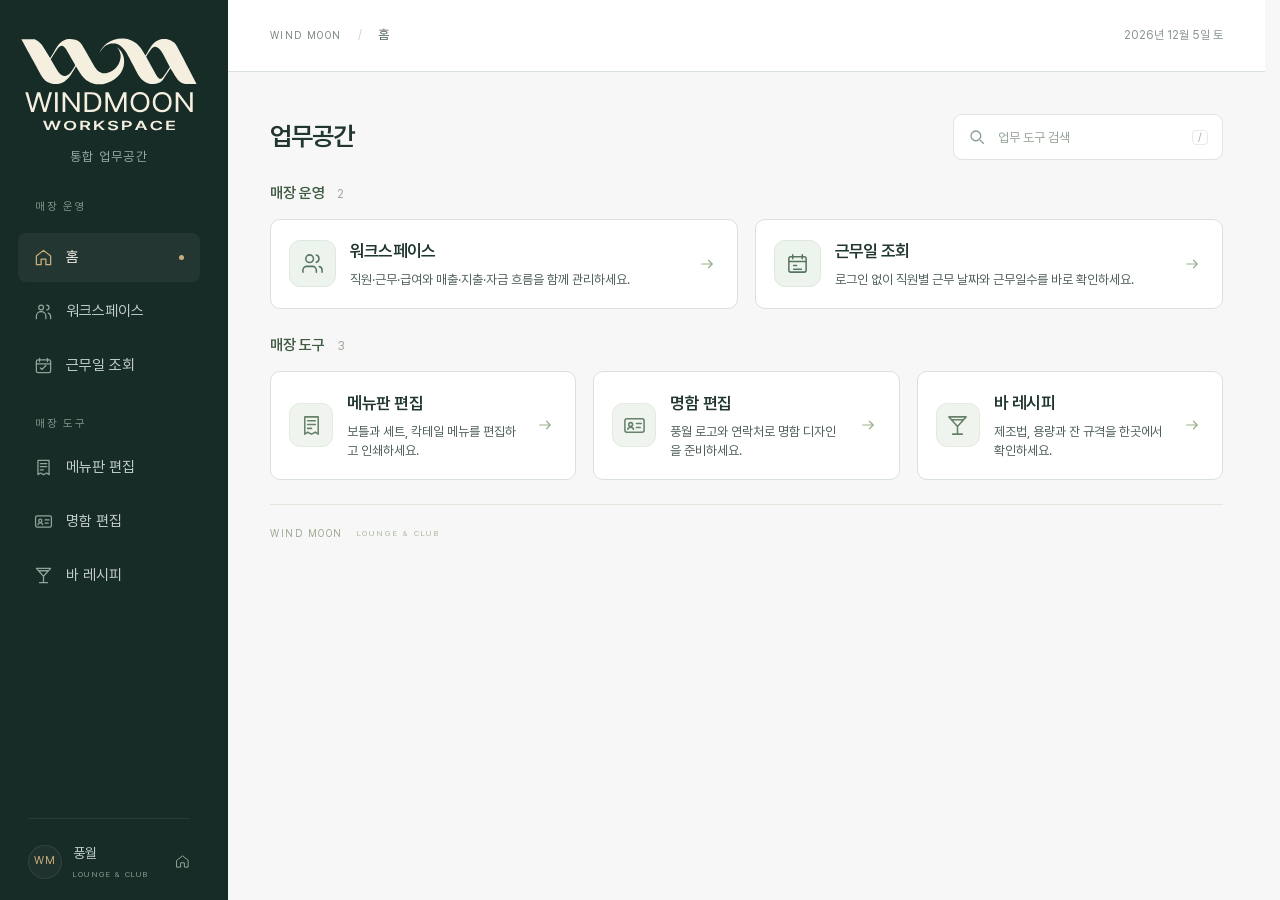
<file: index.html>
<!doctype html>
<html lang="ko">
<head>
  <meta charset="utf-8"><meta name="viewport" content="width=device-width,initial-scale=1,viewport-fit=cover">
  <meta name="robots" content="noindex,nofollow"><meta name="referrer" content="no-referrer"><meta name="theme-color" content="#172b27">
  <meta name="description" content="풍월의 직원관리, 운영관리, 메뉴판과 명함 편집을 한곳에서.">
  <title>WINDMOON · WORKSPACE</title>
  <meta name="apple-mobile-web-app-title" content="WINDMOON · WORKSPACE">
  <link rel="icon" href="./favicon.svg?v=20261022-wave"><link rel="stylesheet" href="./suite.css?v=20261029-workspace"><link rel="stylesheet" href="./portal.css?v=20261022-clean">
  <script type="module" src="./suite-nav.js?v=20261121-interface"></script>
<link rel="apple-touch-icon" sizes="180x180" href="./apple-touch-icon.png?v=20261028">
  <link rel="stylesheet" href="./staff/workspace-interface.css?v=20261121-interface">
</head>
<body data-suite-page="home">
  <header class="home-topbar"><div class="home-breadcrumb"><a href="./">WIND MOON</a><span>/</span><strong>홈</strong></div><time id="today"></time></header>
  <main class="home-main">
    <section class="home-intro" aria-labelledby="home-title">
      <div><h1 class="wm-screen-title" id="home-title">업무공간</h1></div>
      <label class="home-search"><svg viewBox="0 0 24 24" fill="none" stroke="currentColor" stroke-width="1.7" aria-hidden="true"><circle cx="10.5" cy="10.5" r="6.5"/><path d="m16 16 5 5"/></svg><input id="module-search" type="search" placeholder="업무 도구 검색" aria-label="업무 도구 검색"><kbd>/</kbd></label>
    </section>
    <a id="resume" class="home-resume" hidden><span class="resume-label">최근 사용</span><strong id="resume-name"></strong><span class="resume-action">이어서 열기 <span aria-hidden="true">→</span></span></a>
    <section id="modules" aria-label="업무 도구"><p class="home-empty">업무 도구를 불러오고 있습니다.</p></section>
    <footer class="home-footer">WIND MOON<span>LOUNGE & CLUB</span></footer>
  </main>
  <noscript><p class="home-empty"><a href="./staff/#ops-overview">워크스페이스</a> · <a href="./attendance/">근무일 조회</a> · <a href="./menu/">메뉴판</a> · <a href="./cards/">명함</a> · <a href="./recipes/">레시피</a></p></noscript>
  <script type="module" src="./portal.js?v=20261121-interface"></script>
</body>
</html>
</file>
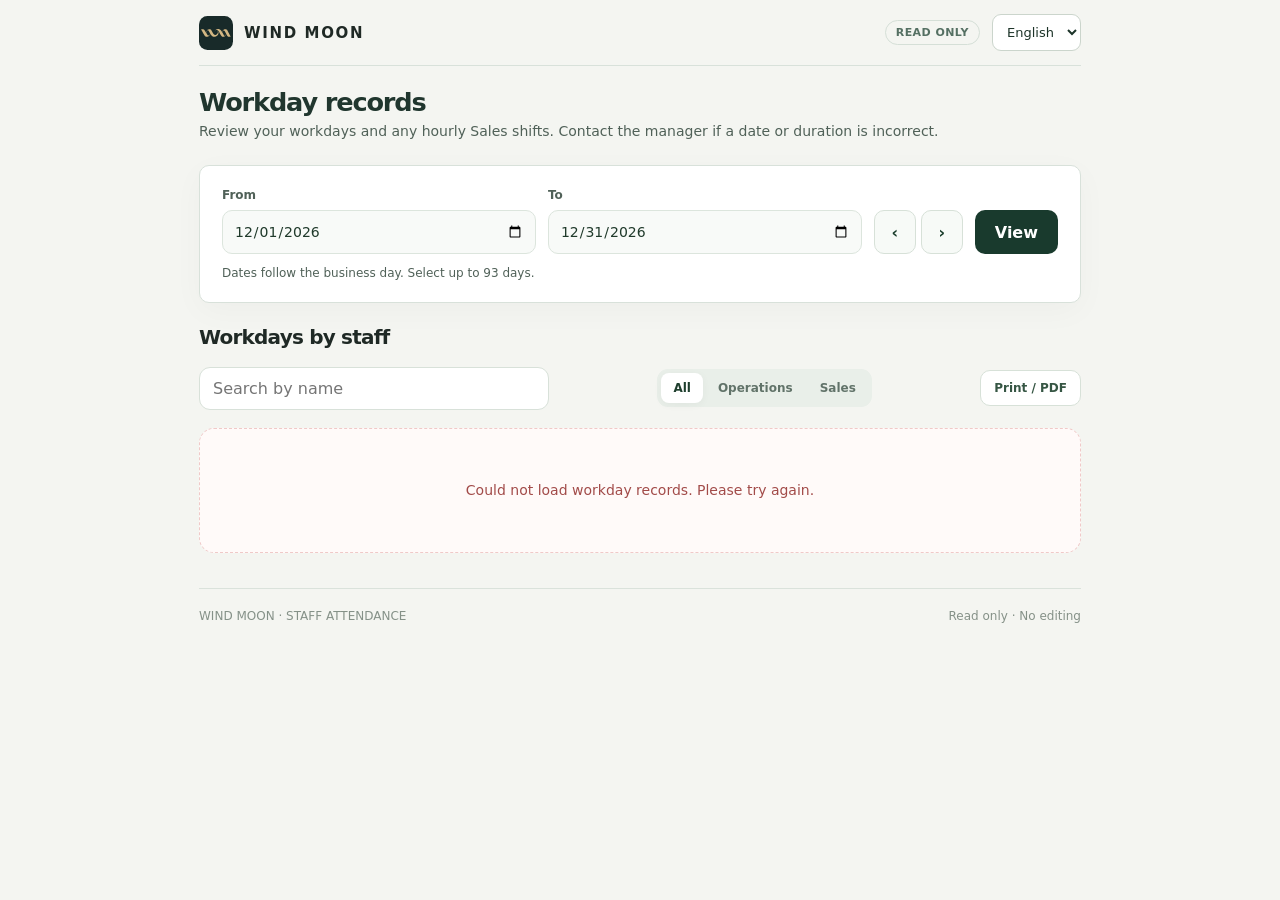
<file: attendance/index.html>
<!doctype html>
<html lang="ko">
<head>
  <meta charset="utf-8">
  <meta name="viewport" content="width=device-width, initial-scale=1, viewport-fit=cover">
  <meta name="robots" content="noindex,nofollow,noarchive">
  <meta name="referrer" content="no-referrer">
  <meta name="theme-color" content="#142b25">
  <meta name="description" content="WIND MOON 직원 근무일 조회">
  <title>WIND MOON · 근무일 조회</title>
  <link rel="icon" href="../favicon.svg">
  <link rel="apple-touch-icon" href="../apple-touch-icon.png">
  <script src="../staff/server-config.js"></script>
  <style>
    :root{color-scheme:light;font-family:Pretendard,-apple-system,BlinkMacSystemFont,"Noto Sans KR",system-ui,sans-serif;background:#f4f5f1;color:#1f2925;font-synthesis:none}
    *{box-sizing:border-box}
    body{margin:0;min-height:100vh}
    button,input,select{font:inherit}
    button{cursor:pointer}
    button:disabled{opacity:.45;cursor:not-allowed}
    a{color:inherit}
    .shell{max-width:930px;margin:0 auto;padding:0 24px 80px}
    .mast{display:flex;align-items:center;justify-content:space-between;gap:18px;padding:28px 0 32px}
    .identity{display:flex;align-items:center;gap:11px;text-decoration:none;font-weight:800;font-size:15px;letter-spacing:.11em}
    .identity img{width:34px;height:34px;object-fit:contain}
    .tag{border:1px solid #d5dfd7;color:#557063;border-radius:99px;padding:5px 10px;font-size:11px;font-weight:800;letter-spacing:.04em}
    .header-right{display:flex;align-items:center;gap:12px}
    .locale-select{border:1px solid #cbd5cc;border-radius:9px;background:#fff;color:#1d3429;padding:9px 10px;font-size:13px}
    .intro{padding:20px 0 26px;border-bottom:1px solid #dce2db}
    .eyebrow{font-size:12px;letter-spacing:.13em;font-weight:800;color:#668073}
    h1{font-size:clamp(29px,5vw,42px);letter-spacing:-.055em;line-height:1.2;margin:10px 0 10px;color:#172e25}
    .lead{margin:0;color:#6b7870;font-size:14px;line-height:1.8}
    .filter-panel{margin-top:26px;border:1px solid #dce3db;background:#fff;box-shadow:0 8px 32px #122d1b08;border-radius:18px;padding:22px}
    .label{font-weight:700;font-size:12px;color:#61766a}
    .period{display:flex;align-items:end;gap:12px;flex-wrap:wrap}
    .field{display:flex;flex-direction:column;gap:8px;flex:1 1 152px;min-width:0}
    .date-input-frame{display:contents}
    .field input{display:block;width:100%;min-width:0;max-width:100%;background:#f8faf8;border:1px solid #dce5dd;border-radius:10px;padding:12px 11px;color:#203a2b;font-size:14px;min-height:44px}
    .period-actions{display:flex;gap:5px;align-self:end}
    .mini{height:44px;min-width:42px;border-radius:10px;border:1px solid #d7e1d8;background:#f7faf7;color:#183b2a;font-weight:700}
    .go{min-height:44px;border:0;border-radius:10px;padding:0 20px;background:#193a2d;color:white;font-weight:700}
    .hint{font-size:12px;color:#7e8981;margin:12px 0 0}
    [hidden]{display:none!important}
    .results-head{display:flex;justify-content:space-between;align-items:center;gap:10px;margin-top:32px}
    h2{margin:0;font-size:20px;letter-spacing:-.04em}
    .summary{font-size:13px;color:#64776b}
    .summary strong{font-size:15px;color:#1d3a2d}
    .tools{display:flex;align-items:center;justify-content:space-between;flex-wrap:wrap;gap:11px;margin:18px 0 18px}
    .search{padding:11px 13px;min-height:42px;flex:1 1 190px;max-width:350px;border:1px solid #d8e1d9;border-radius:11px;background:#fff;outline-color:#55866b}
    .team-tabs{display:flex;gap:3px;padding:4px;background:#e9efe9;border-radius:11px}
    .team-tabs button{border:0;border-radius:8px;background:transparent;color:#617369;padding:8px 12px;font-size:12px;font-weight:700}
    .team-tabs button[aria-pressed="true"]{background:#fff;color:#1e3e2d;box-shadow:0 2px 8px #0000000b}
    .print{border:1px solid #d7e1d8;background:white;border-radius:10px;padding:10px 13px;color:#365644;font-size:12px;font-weight:750}
    .cards{display:grid;grid-template-columns:repeat(2,minmax(0,1fr));gap:14px}
    .card{border:1px solid #dee5de;background:white;border-radius:16px;padding:19px 19px 18px;min-width:0}
    .card-top{display:flex;justify-content:space-between;align-items:start;gap:12px}
    .person{font-size:18px;font-weight:800;letter-spacing:-.04em;overflow-wrap:anywhere}
    .team{font-size:11px;color:#829086;margin-top:4px}
    .days-total{border-radius:10px;padding:8px 12px;background:#eff5ef;text-align:center;white-space:nowrap}
    .days-total b{font-size:20px;color:#23513a}
    .days-total span{font-size:12px;color:#647b6b}
    .hours-total{display:block;margin-top:2px;color:#365844;font-size:12px;font-weight:650;white-space:normal;font-variant-numeric:tabular-nums}
    .dates{display:flex;flex-wrap:wrap;gap:7px;margin-top:17px}
    .date{font-size:12px;padding:7px 9px;background:#f5f8f5;border:1px solid #e2e9e2;color:#3f604b;border-radius:8px;white-space:nowrap}
    .date.weekend{background:#f9f3f0;border-color:#f1e3db;color:#986c54}
    .date.with-time{display:inline-flex;align-items:baseline;flex-wrap:wrap;gap:4px;max-width:100%;white-space:normal}
    .date .worked-time{font-weight:650;font-variant-numeric:tabular-nums}
    .state{grid-column:1/-1;text-align:center;border:1px dashed #d6e2d9;border-radius:15px;background:#fff;padding:50px 18px;color:#6f8275;font-size:14px;line-height:1.7}
    .state.error{color:#a24b49;border-color:#f0c9c8;background:#fffaf9}
    footer{margin-top:35px;border-top:1px solid #dae2db;padding-top:20px;display:flex;align-items:center;justify-content:space-between;gap:14px;flex-wrap:wrap;color:#859188;font-size:12px}
    @media(max-width:660px){.shell{padding:0 15px 60px}.mast{padding:20px 0 18px}.header-right{gap:6px}.tag{display:none}.filter-panel{margin-top:20px;padding:15px;min-width:0;max-width:100%;overflow:hidden}.period{display:grid;grid-template-columns:minmax(0,1fr);gap:12px;align-items:stretch}.field{width:100%;min-width:0;max-width:100%;flex:none}.date-input-frame{display:block;box-sizing:border-box;width:100%;max-width:100%;min-width:0;background:#f8faf8;border:1px solid #dce5dd;border-radius:10px;overflow:hidden}.date-input-frame:focus-within{outline:2px solid #719781;outline-offset:2px}.field input{box-sizing:border-box;display:block;width:100%;min-width:0;max-width:100%;inline-size:100%;max-inline-size:100%;font-size:16px;border:0;border-radius:0;background:transparent;padding:12px 10px;overflow:hidden}.field input::-webkit-date-and-time-value{min-width:0}.field input::-webkit-datetime-edit{min-width:0;max-width:100%}.period-actions{display:grid;grid-template-columns:repeat(2,minmax(0,1fr));gap:8px;width:100%;min-width:0;flex:none;align-self:stretch}.period-actions .mini{width:100%;min-width:0}.go{width:100%;min-width:0;flex:none}.results-head{align-items:baseline}.cards{grid-template-columns:1fr;gap:10px}.card{padding:16px}.tools{gap:8px}.search{max-width:none;flex-basis:100%}h2{font-size:19px}}
    @media print{@page{size:A4;margin:13mm}body{background:#fff}.shell{max-width:none;padding:0}.mast{padding:0 0 16px}.intro{padding:12px 0}.filter-panel,.tools,footer,.header-right{display:none!important}.results-head{margin:18px 0}.cards{gap:8px}.card{break-inside:avoid;padding:13px}.date{padding:4px 6px}}
  </style>
  <link rel="stylesheet" href="../staff/workspace-interface.css?v=20261121-interface">
</head>
<body class="attendance-screen">
  <div class="shell">
    <header class="mast">
      <div class="identity"><img src="../favicon.svg" alt=""><span>WIND MOON</span></div>
      <div class="header-right"><span class="tag" id="readonly">READ ONLY</span><select class="locale-select" id="language" aria-label="Language"><option value="ko">한국어</option><option value="ja">日本語</option><option value="en">English</option></select></div>
    </header>
    <main>
      <section class="intro">
        <h1 class="wm-screen-title" id="heading">근무일 조회</h1>
        <p class="lead" id="description">근무일과 영업팀 시급 근무시간을 확인하세요. 실제 근무와 다르면 관리자에게 알려주세요.</p>
      </section>
      <section class="filter-panel" aria-label="Period">
        <div class="period">
          <label class="field"><span class="label" id="fromLabel">시작일</span><span class="date-input-frame"><input type="date" id="from" required></span></label>
          <label class="field"><span class="label" id="toLabel">종료일</span><span class="date-input-frame"><input type="date" id="to" required></span></label>
          <div class="period-actions"><button class="mini" id="previous" aria-label="Previous month">‹</button><button class="mini" id="next" aria-label="Next month">›</button></div>
          <button class="go" id="lookup">조회</button>
        </div>
        <p class="hint" id="periodHint">영업일 기준이며, 최대 93일까지 조회할 수 있습니다.</p>
      </section>
      <section aria-label="Attendance">
        <div class="results-head">
          <h2 id="resultsTitle">직원별 근무 내역</h2>
          <div class="summary" id="summary" aria-live="polite"></div>
        </div>
        <div class="tools">
          <input class="search" id="search" type="search" placeholder="이름 검색" aria-label="Search employees">
          <div class="team-tabs" role="group" aria-label="Team">
            <button type="button" data-team="ALL" aria-pressed="true" id="allTeam">전체</button>
            <button type="button" data-team="OPS" aria-pressed="false" id="opsTeam">운영팀</button>
            <button type="button" data-team="SALES" aria-pressed="false" id="salesTeam">영업팀</button>
          </div>
          <button class="print" id="print">인쇄 / PDF</button>
        </div>
        <div class="cards" id="cards" aria-live="polite"><div class="state">근무기록을 불러오는 중입니다.</div></div>
      </section>
    </main>
    <footer><span>WIND MOON · STAFF ATTENDANCE</span><span id="footnote">근무일 조회 전용 · 수정 불가</span></footer>
  </div>
  <script>
    (() => {
      'use strict';
      const words = {
        ko:{hourUnit:'시간',minuteUnit:'분',totalTime:'총',hourlyTotal:'시급 근무 합계',recordedTime:'기록된 시간',missingTime:'시간 미기록',partialTime:'일부 미기록',heading:'근무일 조회',description:'근무일과 영업팀 시급 근무시간을 확인하세요. 실제 근무와 다르면 관리자에게 알려주세요.',from:'시작일',to:'종료일',lookup:'조회',hint:'영업일 기준이며, 최대 93일까지 조회할 수 있습니다.',result:'직원별 근무 내역',search:'이름 검색',all:'전체',ops:'운영팀',sales:'영업팀',print:'인쇄 / PDF',footnote:'근무일 조회 전용 · 수정 불가',loading:'근무기록을 불러오는 중입니다.',empty:'해당 기간에 기록된 근무일이 없습니다.',error:'근무기록을 가져오지 못했습니다. 잠시 후 다시 시도해 주세요.',range:'조회 기간을 확인해 주세요. 한 번에 최대 93일까지 선택할 수 있습니다.',people:'명',days:'일',records:'근무일',none:'검색 결과가 없습니다.'},
        ja:{hourUnit:'時間',minuteUnit:'分',totalTime:'合計',hourlyTotal:'時給勤務の合計',recordedTime:'記録分',missingTime:'時間未記録',partialTime:'一部未記録',heading:'勤務日照会',description:'勤務日と営業チームの時給勤務時間をご確認ください。実際の勤務と異なる場合は管理者にお知らせください。',from:'開始日',to:'終了日',lookup:'照会',hint:'営業日を基準に表示します。最大93日間まで照会できます。',result:'スタッフ別勤務日',search:'名前を検索',all:'すべて',ops:'運営チーム',sales:'営業チーム',print:'印刷 / PDF',footnote:'勤務日照会専用 · 編集不可',loading:'勤務記録を読み込んでいます。',empty:'この期間の勤務記録はありません。',error:'勤務記録を取得できませんでした。後ほどお試しください。',range:'日付を確認してください。最大93日間まで選択できます。',people:'名',days:'日',records:'勤務日',none:'該当するスタッフがいません。'},
        en:{hourUnit:'h',minuteUnit:'m',totalTime:'Total',hourlyTotal:'Hourly total',recordedTime:'Recorded',missingTime:'Time not recorded',partialTime:'partly recorded',heading:'Workday records',description:'Review your workdays and any hourly Sales shifts. Contact the manager if a date or duration is incorrect.',from:'From',to:'To',lookup:'View',hint:'Dates follow the business day. Select up to 93 days.',result:'Workdays by staff',search:'Search by name',all:'All',ops:'Operations',sales:'Sales',print:'Print / PDF',footnote:'Read only · No editing',loading:'Loading workday records…',empty:'No workdays recorded for this period.',error:'Could not load workday records. Please try again.',range:'Check the date range. You can select up to 93 days.',people:'staff',days:'days',records:'workdays',none:'No matching staff.'}
      };
      const el = id => document.getElementById(id);
      const browserLanguage = (navigator.languages || [navigator.language || 'ko']).map(v => v.toLowerCase()).find(v => /^(ko|ja|en)(-|$)/.test(v)) || 'ko';
      let lang = (function(){try{return localStorage.getItem('windmoon-attendance-lang')}catch{return null}})() || browserLanguage.slice(0,2);
      if (!words[lang]) lang = 'ko';
      let employees = [];
      let loadVersion = 0;
      let team = 'ALL';
      let loading = false;
      let error = '';
      const p = new URLSearchParams(location.search);
      try{localStorage.removeItem('windmoon-attendance-key-v1')}catch{};
      const koreaParts = new Intl.DateTimeFormat('en-US',{timeZone:'Asia/Seoul',year:'numeric',month:'2-digit'}).formatToParts(new Date());
      const year = koreaParts.find(x=>x.type==='year').value;
      const month = koreaParts.find(x=>x.type==='month').value;
      const defaultMonth = year+'-'+month;
      const monthBounds = value => ({from:value+'-01',to:value+'-'+String(new Date(Date.UTC(Number(value.slice(0,4)),Number(value.slice(5,7)),0)).getUTCDate()).padStart(2,'0')});
      const bounds = monthBounds(defaultMonth);
      el('from').value = /^\d{4}-\d{2}-\d{2}$/.test(p.get('from') || '') ? p.get('from') : bounds.from;
      el('to').value = /^\d{4}-\d{2}-\d{2}$/.test(p.get('to') || '') ? p.get('to') : bounds.to;
      el('language').value = lang;
      const t = key => words[lang][key];
      function renderLanguage(){
        document.documentElement.lang=lang;
        document.title='WIND MOON · '+t('heading');
        ['heading','description','resultsTitle','fromLabel','toLabel','lookup','periodHint','allTeam','opsTeam','salesTeam','print','footnote'].forEach((id,i)=>{
          const keys=['heading','description','result','from','to','lookup','hint','all','ops','sales','print','footnote'];
          el(id).textContent=t(keys[i]);
        });
        el('search').placeholder=t('search');
        el('search').setAttribute('aria-label',t('search'));
        render();
      }
      function make(tag, cls, value){
        const node=document.createElement(tag);
        if(cls)node.className=cls;
        if(value!=null)node.textContent=value;
        return node;
      }
      function formatDay(value){
        const date = new Date(value+'T12:00:00Z');
        const weekday=new Intl.DateTimeFormat(lang,{weekday:'short',timeZone:'UTC'}).format(date);
        return value.slice(5).replace('-','.')+' '+weekday;
      }
      function formatDuration(minutes){
        const hours=Math.floor(minutes/60), rest=minutes%60;
        const parts=[];
        if(hours)parts.push(hours+t('hourUnit'));
        if(rest||!hours)parts.push(rest+t('minuteUnit'));
        return parts.join(' ');
      }
      function render(){
        const query=el('search').value.trim().toLocaleLowerCase();
        const filtered=employees.flatMap(person=>{
          if(!person.name.toLocaleLowerCase().includes(query))return [];
          const dates=team==='ALL'?person.dates:person.datesByTeam?.[team]||(team===person.department?person.dates:[]);
          return dates.length?[{...person,dates}]:[];
        });
        const totalDays=filtered.reduce((n,e)=>n+e.dates.length,0);
        el('summary').textContent=loading||error?'':filtered.length+' '+t('people')+' · '+totalDays+' '+t('records');
        const root=el('cards');
        root.replaceChildren();
        if(loading||error||filtered.length===0){
          root.appendChild(make('div','state'+(error?' error':''),loading?t('loading'):error?t('error'):(employees.length?t('none'):t('empty'))));
          return;
        }
        filtered.forEach(person=>{
          const card=make('article','card');
          const top=make('div','card-top');
          const personWrap=make('div');
          personWrap.appendChild(make('div','person',person.name));
          const labelTeam=team==='ALL'?person.department:team;
          const teamLabel=team==='ALL'&&person.datesByTeam?t('ops')+' · '+t('sales'):t(labelTeam==='OPS'?'ops':'sales');
          personWrap.appendChild(make('div','team',teamLabel));
          const count=make('div','days-total');
          count.appendChild(make('b','',String(person.dates.length)));
          const dayUnit=lang==='en'&&person.dates.length===1?'day':t('days');
          count.appendChild(make('span','',(lang==='en'?' ':'')+dayUnit));
          top.append(personWrap,count);
          card.appendChild(top);
          const chips=make('div','dates');
          let totalMinutes=0, hourlyDays=0, incomplete=false;
          person.dates.forEach(date=>{
            const dow = new Date(date+'T12:00:00Z').getUTCDay();
            const chip=make('span','date'+((dow===0||dow===6)?' weekend':''));
            const day=make('time','',formatDay(date));
            day.dateTime=date;
            chip.appendChild(day);
            const work=team!=='OPS'&&person.hourlyWork?.[date];
            if(work&&Number.isSafeInteger(work.minutes)&&work.minutes>=0){
              hourlyDays++;
              totalMinutes+=work.minutes;
              incomplete ||= !!work.incomplete;
              const duration=work.incomplete
                ? (work.minutes?formatDuration(work.minutes)+' · '+t('partialTime'):t('missingTime'))
                : formatDuration(work.minutes);
              chip.classList.add('with-time');
              chip.append(' · ',make('strong','worked-time',duration));
            }
            chips.appendChild(chip);
          });
          if(hourlyDays){
            const label=incomplete?t('recordedTime'):hourlyDays===person.dates.length?t('totalTime'):t('hourlyTotal');
            const summary=incomplete&&totalMinutes===0?t('missingTime'):label+' '+formatDuration(totalMinutes);
            count.appendChild(make('small','hours-total',summary));
          }
          card.appendChild(chips);
          root.appendChild(card);
        });
      }
      async function load(){
        const version=++loadVersion;
        const from=el('from').value, to=el('to').value;
        const diff=(Date.parse(to+'T00:00:00Z')-Date.parse(from+'T00:00:00Z'))/86400000;
        if(!from||!to||!Number.isFinite(diff)||diff<0||diff>=93){loading=false;error=t('range');employees=[];render();return;}
        loading=true;error='';render();
        const url=new URL(location.href);
        url.searchParams.set('from',from);url.searchParams.set('to',to);
        history.replaceState(null,'',url.pathname+url.search);
        try{
          const base=window.WINDMOON_CONFIG?.apiBase;
          if(!base || !/^https:\/\//.test(base)) throw new Error('Missing backend URL');
          const endpoint=new URL('/api/public-attendance',base);
          endpoint.searchParams.set('from',from);endpoint.searchParams.set('to',to);
          const response=await fetch(endpoint.href,{method:'GET',cache:'no-store',credentials:'omit'});
          if(!response.ok)throw new Error('HTTP '+response.status);
          const payload=await response.json();
          if(version!==loadVersion)return;
          if(!Array.isArray(payload.employees))throw new Error('Invalid response');
          employees=payload.employees.filter(e=>typeof e?.name==='string'&&['OPS','SALES'].includes(e.department)&&Array.isArray(e.dates))
            .map(e=>({name:e.name,department:e.department,dates:e.dates.filter(d=>/^\d{4}-\d{2}-\d{2}$/.test(d)),datesByTeam:e.datesByTeam,hourlyWork:e.hourlyWork}));
        }catch(e){
          if(version===loadVersion){error=e?.message||'Error';employees=[];}
        }finally{if(version===loadVersion){loading=false;render();}}
      }
      function moveMonth(delta){
        const from=el('from').value;
        const y=Number(from.slice(0,4)),m=Number(from.slice(5,7));
        if(!Number.isFinite(y)||!Number.isFinite(m))return;
        const next=new Date(Date.UTC(y,m-1+delta,1)).toISOString().slice(0,7);
        const bounds=monthBounds(next);
        el('from').value=bounds.from;el('to').value=bounds.to;
        load();
      }
      el('language').addEventListener('change',e=>{
        lang=e.target.value;
        try{localStorage.setItem('windmoon-attendance-lang',lang)}catch{}
        renderLanguage();
      });
      el('lookup').addEventListener('click',load);
      el('previous').addEventListener('click',()=>moveMonth(-1));
      el('next').addEventListener('click',()=>moveMonth(1));
      el('search').addEventListener('input',render);
      document.querySelectorAll('[data-team]').forEach(button=>{
        button.addEventListener('click',()=>{
          team=button.dataset.team;
          document.querySelectorAll('[data-team]').forEach(b=>b.setAttribute('aria-pressed',String(b.dataset.team===team)));
          render();
        });
      });
      el('print').addEventListener('click',()=>window.print());
      renderLanguage();
      load();
    })();
  </script>
</body>
</html>
</file>
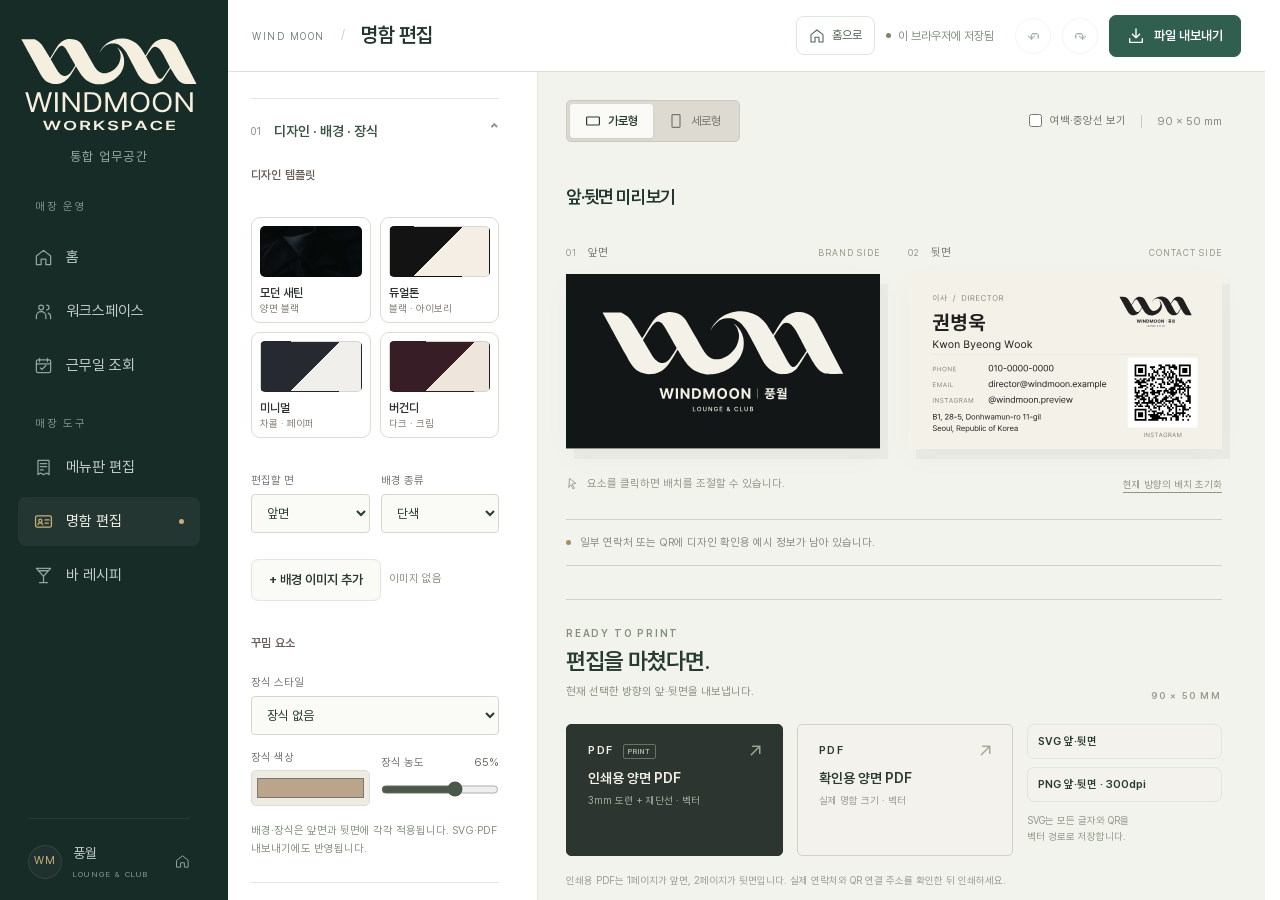
<file: cards/index.html>
<!doctype html>
<html lang="ko">
<head>
  <meta charset="utf-8">
  <meta name="viewport" content="width=device-width,initial-scale=1">
  <meta name="theme-color" content="#F6F4EF">
  <title>WINDMOON — 명함 편집실</title>
  <meta name="description" content="풍월의 가로·세로 명함을 직접 편집하고 인스타그램 QR과 인쇄용 파일을 완성하세요.">
  <link rel="icon" href="../favicon.svg?v=20261022-wave" type="image/svg+xml">
  <link rel="stylesheet" href="style.css?v=20261110-design-v2">
  <script src="assets/opentype.min.js" defer></script>
  <script src="assets/qrcode.js" defer></script>
  <script src="assets/pdf-lib.min.js" defer></script>
  <script type="module" src="app.js?v=20261110-design-v3"></script>
  <link rel="stylesheet" href="../suite.css?v=20261022-typelogo-v3">
  <script type="module" src="../suite-nav.js?v=20261121-interface"></script>
  <link rel="stylesheet" href="../staff/workspace-interface.css?v=20261121-interface">
</head>
<body data-suite-page="cards">
  <header class="header">
    <div class="wm-tool-heading"><a href="../">WIND MOON</a><span>/</span><h1 class="wm-screen-title">명함 편집</h1></div>
    <div class="header-actions"><a class="wm-home" href="../" data-wm-home aria-label="풍월 업무공간 홈으로">홈으로</a><span id="saveStatus" class="save-status" role="status">불러오는 중</span><button id="undo" class="icon-button" title="되돌리기" aria-label="되돌리기" disabled>↶</button><button id="redo" class="icon-button" title="다시 실행" aria-label="다시 실행" disabled>↷</button><button id="exportTop" class="button primary" disabled><svg viewBox="0 0 20 20" aria-hidden="true"><path d="M10 2v10m-4-4 4 4 4-4M3 13v4h14v-4"/></svg><span>파일 내보내기</span></button></div>
  </header>
  <main class="studio">
    <aside class="editor" aria-label="명함 편집 설정" tabindex="0">
      <details id="designSection" class="section" open>
        <summary><span class="section-number">01</span><span>디자인 · 배경 · 장식</span><span class="chevron">⌄</span></summary>
        <div class="section-content">
          <p class="tool-subtitle">디자인 템플릿</p>
          <div class="card-template-grid" role="group" aria-label="명함 디자인 템플릿">
            <button type="button" data-card-template="fabricModern" class="card-template">
              <span class="card-template-swatch swatch-fabric"></span><strong>모던 새틴</strong><small>양면 블랙</small>
            </button>
            <button type="button" data-card-template="dualTone" class="card-template">
              <span class="card-template-swatch swatch-dual"></span><strong>듀얼톤</strong><small>블랙 · 아이보리</small>
            </button>
            <button type="button" data-card-template="minimal" class="card-template">
              <span class="card-template-swatch swatch-minimal"></span><strong>미니멀</strong><small>차콜 · 페이퍼</small>
            </button>
            <button type="button" data-card-template="burgundy" class="card-template">
              <span class="card-template-swatch swatch-burgundy"></span><strong>버건디</strong><small>다크 · 크림</small>
            </button>
          </div>
          <div class="field-pair">
            <label>편집할 면<select id="backgroundSide"><option value="front">앞면</option><option value="back">뒷면</option></select></label>
            <label>배경 종류<select id="backgroundPreset">
              <option value="solid">단색</option><option value="fabric">원본 블랙 새틴</option><option value="fabricNavy">미드나이트 새틴</option>
              <option value="ivory">아이보리 페이퍼</option><option value="graphite">그라파이트</option><option value="burgundy">딥 버건디</option>
              <option value="custom">내 이미지</option>
            </select></label>
          </div>
          <div class="background-upload-row">
            <button id="backgroundImageButton" class="button subtle" type="button">+ 배경 이미지 추가</button>
            <span id="backgroundImageStatus" class="field-help">이미지 없음</span>
            <input type="file" id="backgroundImageFile" accept="image/jpeg,image/png,image/webp" hidden>
          </div>
          <div id="backgroundCustomTools" hidden><button id="backgroundImageClear" type="button" class="text-link">직접 추가한 배경 해제</button></div>
          <p class="tool-subtitle">꾸밈 요소</p>
          <label>장식 스타일<select id="decorationStyle">
            <option value="none">장식 없음</option><option value="frame">얇은 사각 테두리</option><option value="corners">코너 라인</option>
            <option value="split">세로 분리선</option><option value="bars">상·하단 라인</option><option value="waves">잔물결 라인</option>
          </select></label>
          <div class="field-pair">
            <label class="designer-color-label">장식 색상<input type="color" id="decorationColor" value="#BAA48A"></label>
            <label class="range-label designer-opacity-label"><span>장식 농도 <output id="decorationOpacityValue">65%</output></span><input type="range" id="decorationOpacity" min="0" max="100" step="5" value="65"></label>
          </div>
          <p class="field-help">배경·장식은 앞면과 뒷면에 각각 적용됩니다. SVG·PDF 내보내기에도 반영됩니다.</p>
        </div>
      </details>
      <details id="logoSection" class="section" open>
        <summary><span class="section-number">02</span><span>로고 크기·정렬</span><span class="chevron">⌄</span></summary>
        <div class="section-content">
          <label>로고를 편집할 면<select id="logoSide"><option value="front">앞면 로고</option><option value="back">뒷면 로고</option></select></label>
          <label>로고 디자인<select id="logoVariant"><option value="wm">기존 WM 로고</option><option value="officialWhite">풍월관 공식 로고 · 흰색</option><option value="officialDark">풍월관 공식 로고 · 검정색</option></select></label>
          <div class="alignment-buttons" role="group" aria-label="로고 좌우 정렬">
            <button class="button subtle" data-logo-align="left" aria-pressed="false">좌측</button>
            <button class="button subtle" data-logo-align="center" aria-pressed="false">좌우 중앙</button>
            <button class="button subtle" data-logo-align="right" aria-pressed="false">우측</button>
          </div>
          <button id="centerLogoBoth" class="button subtle">명함 정중앙에 배치</button>
          <label class="range-label"><span>로고 전체 크기<output id="logoOverallValue">100%</output></span><input id="logoOverall" type="range" min="50" max="180" step="1" value="100"></label>
          <div class="component-control"><label for="symbolScale">파도 심벌 크기</label><div class="percent-input"><input type="number" data-logo-style="symbolScale" min="30" max="300" step="1" value="100" aria-label="파도 심벌 크기 백분율"><span>%</span></div><input id="symbolScale" type="range" data-logo-style="symbolScale" min="30" max="300" step="1" value="100"></div>
          <div class="component-control"><label for="wordmarkScale">WINDMOON | 풍월 크기</label><div class="percent-input"><input type="number" data-logo-style="wordmarkScale" min="30" max="300" step="1" value="100" aria-label="WINDMOON 풍월 글자 크기 백분율"><span>%</span></div><input id="wordmarkScale" type="range" data-logo-style="wordmarkScale" min="30" max="300" step="1" value="100"></div>
          <div class="component-control"><label for="taglineScale">LOUNGE &amp; CLUB 크기</label><div class="percent-input"><input type="number" data-logo-style="taglineScale" min="30" max="300" step="1" value="100" aria-label="LOUNGE AND CLUB 글자 크기 백분율"><span>%</span></div><input id="taglineScale" type="range" data-logo-style="taglineScale" min="30" max="300" step="1" value="100"></div>
          <div class="component-control"><label for="symbolGap">심벌 ↔ 상호 간격</label><div class="percent-input"><input type="number" data-logo-style="symbolGap" min="0" max="300" step="1" value="100" aria-label="심벌과 상호 간격 백분율"><span>%</span></div><input id="symbolGap" type="range" data-logo-style="symbolGap" min="0" max="300" step="1" value="100"></div>
          <div class="component-control"><label for="taglineGap">상호 ↔ 부제 간격</label><div class="percent-input"><input type="number" data-logo-style="taglineGap" min="0" max="300" step="1" value="100" aria-label="상호와 부제 간격 백분율"><span>%</span></div><input id="taglineGap" type="range" data-logo-style="taglineGap" min="0" max="300" step="1" value="100"></div>
          <p id="logoDimensions" class="field-help">로고를 불러오는 중입니다.</p>
          <button id="resetLogoStyle" class="button subtle">이 면의 로고 초기화</button>
          <p class="field-help">가로·세로와 앞·뒷면별로 저장됩니다. 정렬한 뒤 크기를 바꿔도 정렬이 유지됩니다.</p>
        </div>
      </details>
      <details class="section" open>
        <summary><span class="section-number">03</span><span>이름과 직책</span><span class="chevron">⌄</span></summary>
        <div class="section-content"><label>한글 이름<input data-field="koreanName" maxlength="60" autocomplete="off"></label><label>영문 이름<input data-field="englishName" maxlength="100" autocomplete="off"></label><div class="field-pair"><label>직책 · 한글<input data-field="titleKo" maxlength="30" autocomplete="off"></label><label>직책 · 영문<input data-field="titleEn" maxlength="50" autocomplete="off"></label></div></div>
      </details>
      <details class="section" open>
        <summary><span class="section-number">04</span><span>연락처와 QR</span><span class="chevron">⌄</span></summary>
        <div class="section-content"><label>전화번호<input data-field="phone" maxlength="60" inputmode="tel" autocomplete="off"></label><label>이메일<input data-field="email" maxlength="100" inputmode="email" autocomplete="off"></label><label>인스타그램<input data-field="instagram" maxlength="100" autocomplete="off" spellcheck="false"></label><label class="check-row"><input type="checkbox" id="syncQr">인스타 계정과 QR 주소 연동</label><label>QR 연결 주소<input data-field="qrUrl" maxlength="500" inputmode="url" autocomplete="off" spellcheck="false"><span id="qrHelp" class="field-help">입력한 주소에 맞춰 QR이 자동 생성됩니다.</span></label><div class="inline-options"><label class="check-row"><input id="showQr" type="checkbox">명함에 QR 표시</label><a id="qrLink" class="text-link" target="_blank" rel="noopener noreferrer">연결 확인 ↗</a></div></div>
      </details>
      <details class="section">
        <summary><span class="section-number">05</span><span>주소</span><span class="chevron">⌄</span></summary>
        <div class="section-content"><label>주소 · 첫째 줄<input data-field="addressLine1" maxlength="120" autocomplete="off"></label><label>주소 · 둘째 줄<input data-field="addressLine2" maxlength="120" autocomplete="off"></label></div>
      </details>
      <details class="section">
        <summary><span class="section-number">06</span><span>색상과 글자</span><span class="chevron">⌄</span></summary>
        <div class="section-content"><div class="preset-list" role="group" aria-label="색상 프리셋"><button class="palette" data-palette="classic"><span class="swatches"><i style="background:#121617"></i><i style="background:#F4F1E8"></i></span>차콜·아이보리</button><button class="palette" data-palette="midnight"><span class="swatches"><i style="background:#152D36"></i><i style="background:#ECE4D6"></i></span>미드나이트</button><button class="palette" data-palette="mono"><span class="swatches"><i style="background:#151515"></i><i style="background:#FFFFFF"></i></span>흑백</button></div><div class="color-grid"><label><input type="color" data-color="frontBg"><span>앞면 배경</span></label><label><input type="color" data-color="frontInk"><span>앞면 로고</span></label><label><input type="color" data-color="backBg"><span>뒷면 배경</span></label><label><input type="color" data-color="backInk"><span>뒷면 글자</span></label><label><input type="color" data-color="muted"><span>보조 글자</span></label><label><input type="color" data-color="rule"><span>구분선</span></label></div><label class="range-label"><span>한글 이름 크기<output id="nameScaleValue">100%</output></span><input type="range" id="nameScale" min="60" max="160" step="1"></label><label class="range-label"><span>본문 전체 크기<output id="bodyScaleValue">100%</output></span><input type="range" id="bodyScale" min="60" max="160" step="1"></label><label class="range-label"><span>직책 크기<output id="titleScaleValue">100%</output></span><input type="range" id="titleScale" min="50" max="200" step="1" value="100"></label><label class="range-label"><span>영문 이름 크기<output id="englishScaleValue">100%</output></span><input type="range" id="englishScale" min="50" max="200" step="1" value="100"></label><label class="range-label"><span>연락처 크기<output id="contactScaleValue">100%</output></span><input type="range" id="contactScale" min="50" max="200" step="1" value="100"></label><label class="range-label"><span>주소 크기<output id="addressScaleValue">100%</output></span><input type="range" id="addressScale" min="50" max="200" step="1" value="100"></label><div class="font-row"><div><span class="label-text">편집 글꼴</span><p id="fontName">Pretendard</p></div><button id="fontButton" class="button subtle">내 폰트 넣기</button></div><input type="file" id="fontFile" accept=".ttf,.otf" hidden><button id="fontReset" class="text-link" hidden>Pretendard로 돌아가기</button><p class="field-help">TTF·OTF 지원. 새 폰트에 없는 한글은 Pretendard로 표시합니다. 로고의 글자 형태는 유지됩니다.</p></div>
      </details>
      <details id="layoutSection" class="section">
        <summary><span class="section-number">07</span><span>선택 요소 배치</span><span class="chevron">⌄</span></summary>
        <div class="section-content"><p id="selectionHint" class="field-help">명함의 로고나 글자를 눌러 선택하세요.<br>드래그하거나 이동 값을 입력할 수 있습니다.</p><div class="field-pair"><label>편집 면<select id="layoutSide"><option value="front">앞면</option><option value="back">뒷면</option></select></label><label>요소<select id="layoutGroup"><option value="logo">로고</option></select></label></div><div class="field-pair"><label>가로 이동 · mm<input id="offsetX" type="number" min="-60" max="60" step="0.2" value="0"></label><label>세로 이동 · mm<input id="offsetY" type="number" min="-100" max="100" step="0.2" value="0"></label></div><label class="range-label"><span>요소 크기<output id="groupScaleValue">100%</output></span><input id="groupScale" type="range" min="50" max="180" step="1" value="100"></label><div class="alignment-buttons" role="group" aria-label="선택 요소 좌우 정렬"><button class="button subtle" data-align-x="left" aria-pressed="false">좌측</button><button class="button subtle" data-align-x="center" aria-pressed="false">좌우 중앙</button><button class="button subtle" data-align-x="right" aria-pressed="false">우측</button></div><div class="alignment-buttons" role="group" aria-label="선택 요소 상하 정렬"><button class="button subtle" data-align-y="top" aria-pressed="false">상단</button><button class="button subtle" data-align-y="center" aria-pressed="false">상하 중앙</button><button class="button subtle" data-align-y="bottom" aria-pressed="false">하단</button></div><p id="selectionSize" class="field-help"></p><button id="resetGroup" class="button subtle">이 요소의 배치 초기화</button><p class="field-help">방향키로 0.2mm, Shift + 방향키로 1mm 이동합니다.</p></div>
      </details>
      <div class="settings-actions"><button id="saveSettings" class="button subtle">설정 저장</button><button id="loadSettings" class="button subtle">설정 불러오기</button><input type="file" id="settingsFile" accept=".json" hidden><button id="resetAll" class="text-link muted-link">처음 시안으로 초기화</button></div>
    </aside>
    <section class="workspace" aria-label="명함 미리보기" tabindex="0">
      <div class="workspace-toolbar"><div class="orientation-tabs" role="group" aria-label="명함 방향"><button data-orientation="horizontal" class="active" aria-pressed="true"><svg viewBox="0 0 20 20" aria-hidden="true"><rect x="2" y="5" width="16" height="10" rx="1"/></svg>가로형</button><button data-orientation="portrait" aria-pressed="false"><svg viewBox="0 0 20 20" aria-hidden="true"><rect x="5" y="2" width="10" height="16" rx="1"/></svg>세로형</button></div><label class="check-row guide-toggle"><input id="showGuides" type="checkbox">여백·중앙선 보기</label><span id="dimensions" class="dimensions">90 × 50 mm</span></div>
      <div class="workspace-heading"><h2>앞·뒷면 미리보기</h2></div>
      <div id="previewGrid" class="preview-grid horizontal"><figure class="card-figure" data-side="front"><div class="card-label"><span>01 <strong>앞면</strong></span><span>BRAND SIDE</span></div><div id="frontPreview" class="card-view" aria-busy="true"><div class="loading"><span></span>로고와 글꼴을 불러오는 중</div></div></figure><figure class="card-figure" data-side="back"><div class="card-label"><span>02 <strong>뒷면</strong></span><span>CONTACT SIDE</span></div><div id="backPreview" class="card-view" aria-busy="true"><div class="loading"><span></span>미리보기 준비 중</div></div></figure></div>
      <div class="preview-note"><span><svg viewBox="0 0 20 20" aria-hidden="true"><path d="m5 2 9 7-5 1 3 6-2 1-3-6-3 4Z"/></svg>요소를 클릭하면 배치를 조절할 수 있습니다.</span><button id="resetLayout" class="text-link">현재 방향의 배치 초기화</button></div>
      <div id="warnings" class="warnings" hidden role="status"></div>
      <div id="sampleNotice" class="sample-notice"><span class="notice-dot"></span><span>일부 연락처 또는 QR에 디자인 확인용 예시 정보가 남아 있습니다.</span></div>
      <section id="exportPanel" class="export-panel" aria-labelledby="exportTitle"><div class="export-heading"><div><p class="eyebrow">READY TO PRINT</p><h2 id="exportTitle">편집을 마쳤다면.</h2><p>현재 선택한 방향의 앞·뒷면을 내보냅니다.</p></div><span id="exportDimensions" class="small-caps">90 × 50 MM</span></div><div class="export-actions"><button id="exportPrint" class="export-card dark" disabled><span class="file-type">PDF <span>PRINT</span></span><strong>인쇄용 양면 PDF</strong><small>3mm 도련 + 재단선 · 벡터</small><span class="download-arrow">↗</span></button><button id="exportPdf" class="export-card" disabled><span class="file-type">PDF</span><strong>확인용 양면 PDF</strong><small>실제 명함 크기 · 벡터</small><span class="download-arrow">↗</span></button><div class="export-secondary"><button id="exportSvg" class="button subtle" disabled>SVG 앞·뒷면</button><button id="exportPng" class="button subtle" disabled>PNG 앞·뒷면 · 300dpi</button><p>SVG는 모든 글자와 QR을<br>벡터 경로로 저장합니다.</p></div></div><p class="export-footnote">인쇄용 PDF는 1페이지가 앞면, 2페이지가 뒷면입니다. 실제 연락처와 QR 연결 주소를 확인한 뒤 인쇄하세요.</p></section>
      <footer class="workspace-footer"><span>WINDMOON | 풍월</span><span>LOUNGE & CLUB</span></footer>
    </section>
  </main>
  <div id="toast" class="toast" role="status" hidden></div>
  <dialog id="resetDialog"><form method="dialog"><p class="eyebrow">RESET DESIGN</p><h2>처음 시안으로 돌아갈까요?</h2><p>입력한 정보와 두 방향의 디자인이 초기화됩니다.<br>필요하다면 먼저 설정 파일을 저장하세요.</p><div class="dialog-actions"><button value="cancel" class="button subtle">취소</button><button value="reset" class="button primary">초기화</button></div></form></dialog>
  <noscript>명함 편집실을 사용하려면 브라우저에서 JavaScript를 허용해 주세요.</noscript>
</body>
</html>
</file>
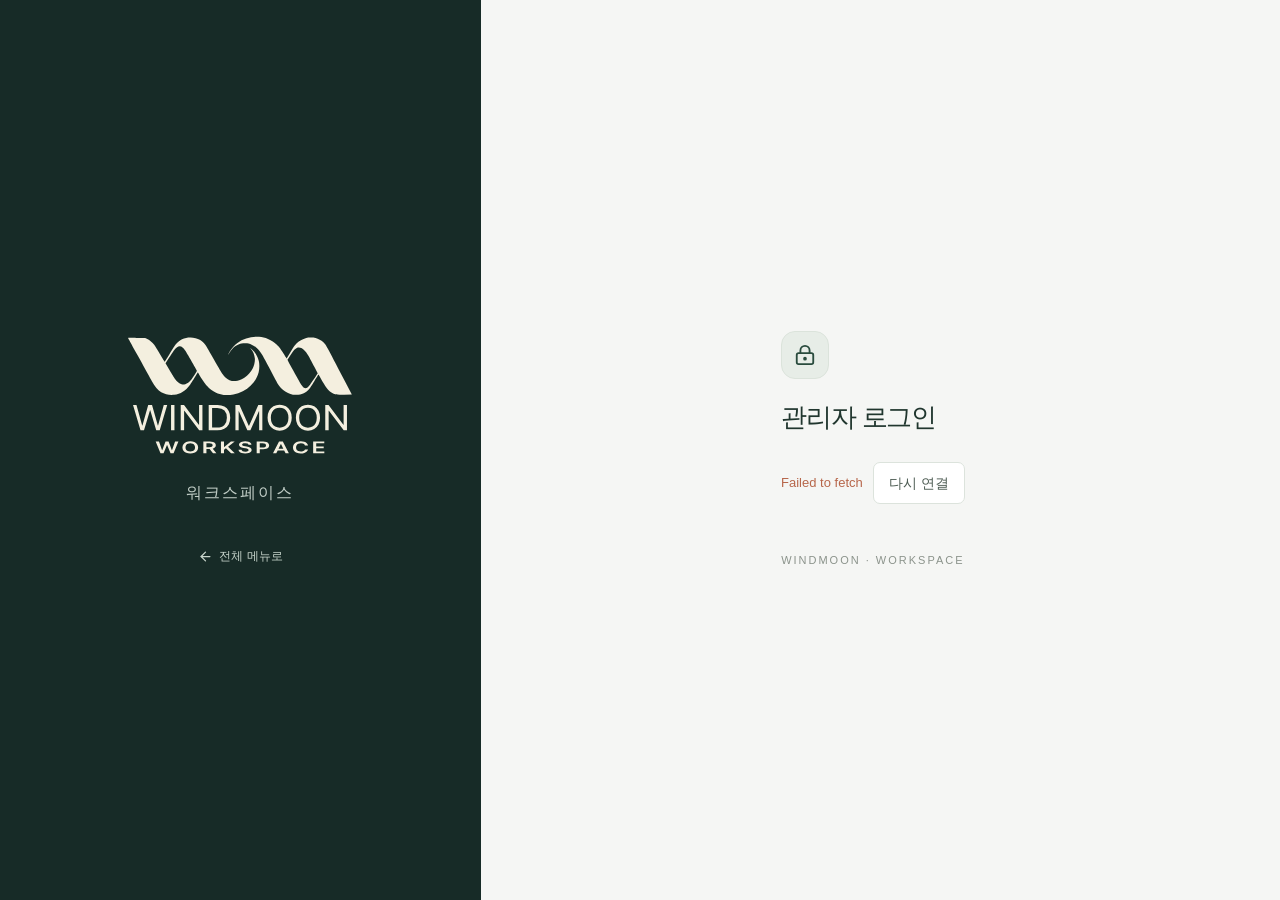
<file: operations/index.html>
<!doctype html>
<html lang="ko">
<head>
  <meta charset="utf-8">
  <meta name="viewport" content="width=device-width,initial-scale=1">
  <title>WINDMOON · WORKSPACE</title>
  <script>
    const pages = ['overview', 'report', 'closing', 'sales', 'expenses', 'payroll', 'funds'];
    const page = location.hash.slice(1).replace(/^ops-/, '');
    location.replace('../staff/#ops-' + (pages.includes(page) ? page : 'overview'));
  </script>
</head>
<body><a href="../staff/#ops-overview">통합 워크스페이스 열기</a></body>
</html>
</file>
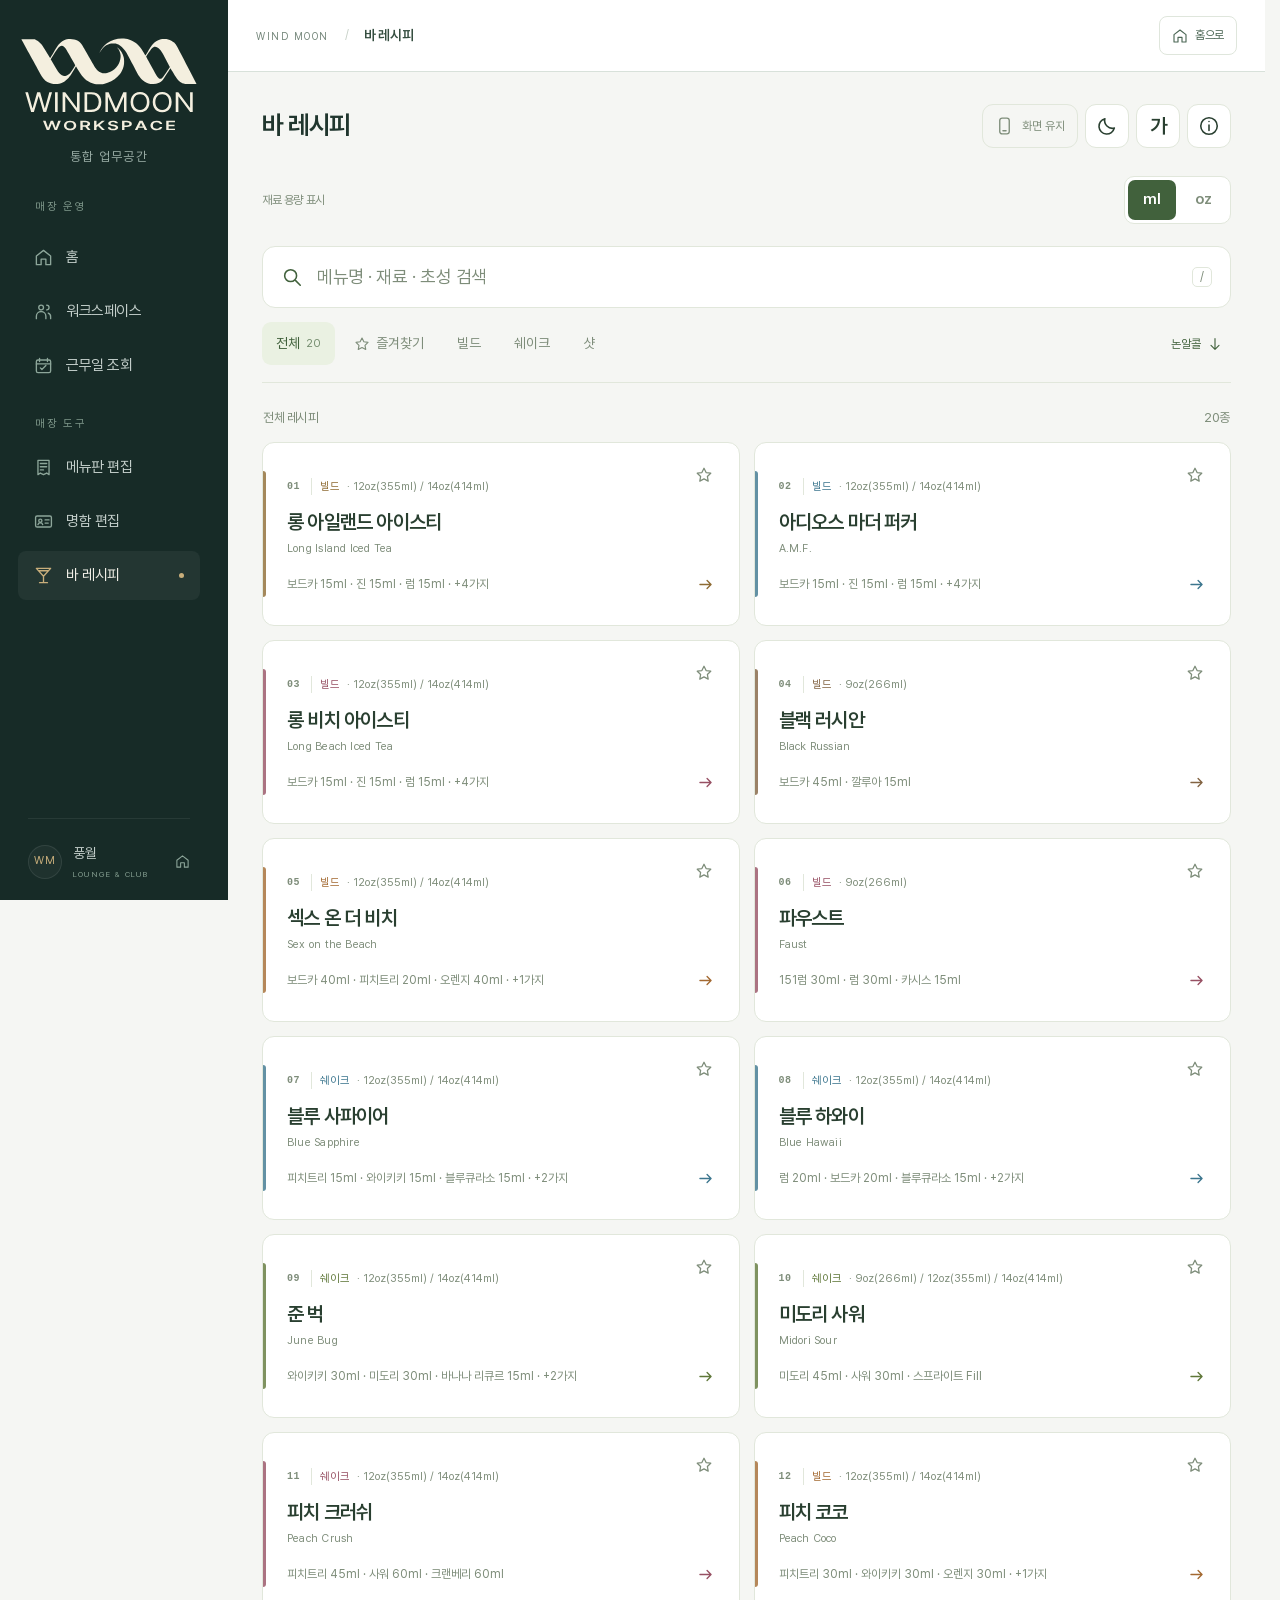
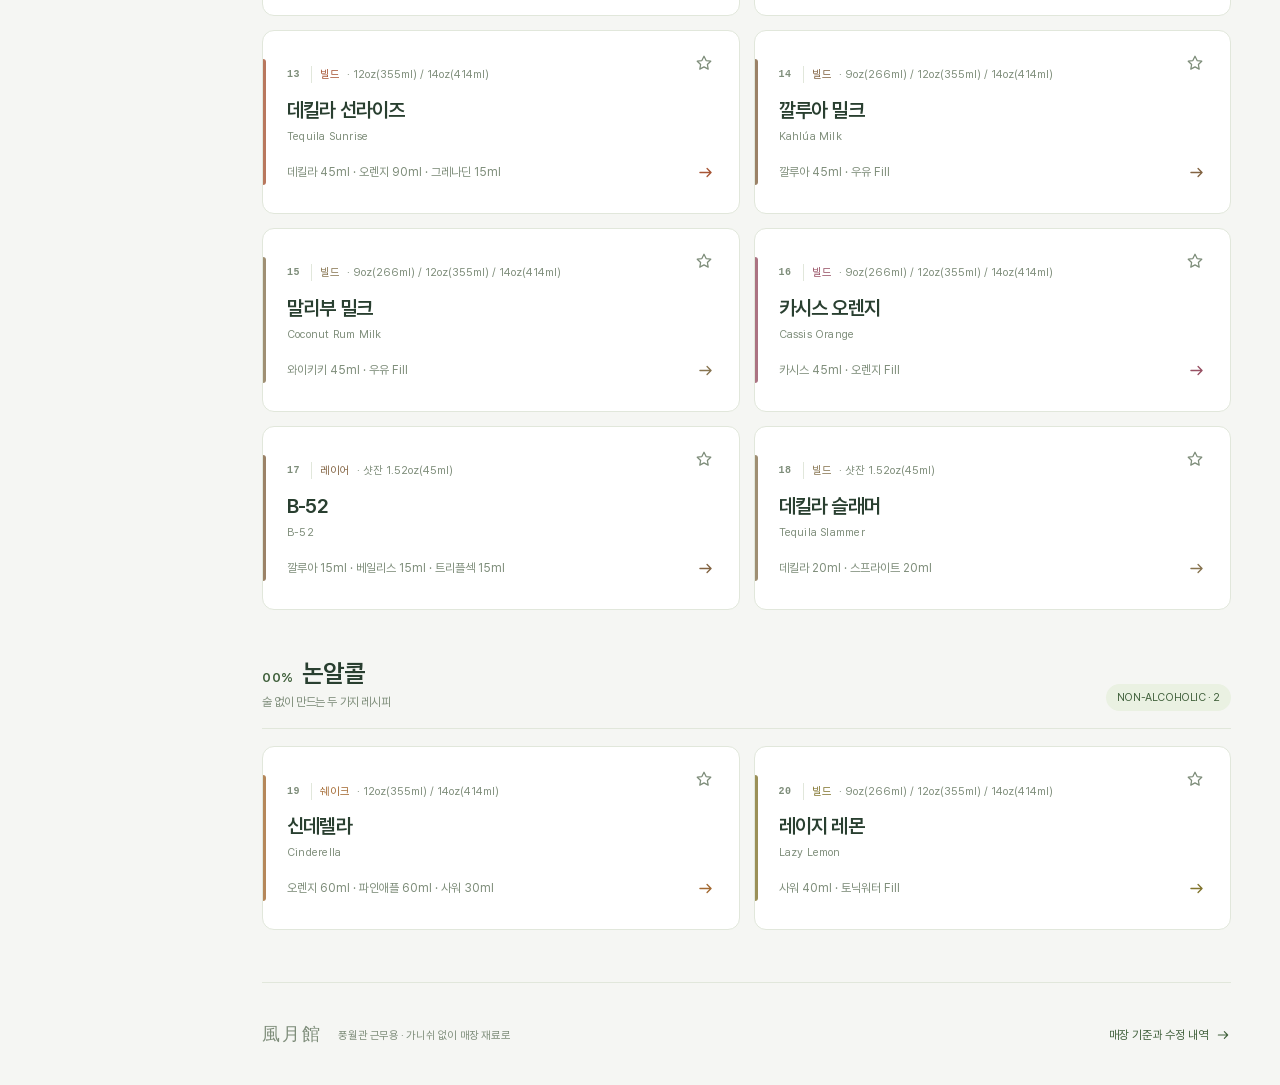
<file: recipes/index.html>
<!doctype html>
<html lang="ko" data-theme="light">
<head>
  <meta charset="utf-8">
  <meta name="viewport" content="width=device-width,initial-scale=1,viewport-fit=cover">
  <meta name="theme-color" content="#101714">
  <meta name="description" content="풍월관 근무용 칵테일 레시피. 메뉴와 재료 검색, 큰 글씨, 즐겨찾기, 논알콜 별도 정리.">
  <meta name="apple-mobile-web-app-title" content="풍월관 레시피">
  <title>풍월관 · 바 레시피</title>
  <link rel="icon" href="../favicon.svg?v=20261022-wave" type="image/svg+xml">
  <link rel="stylesheet" href="styles.css">
  <script src="recipes.js" defer></script>
  <script src="app.js" defer></script>
  <link rel="stylesheet" href="../suite.css?v=20261022-typelogo-v3">
  <script type="module" src="../suite-nav.js?v=20261121-interface"></script>
  <link rel="stylesheet" href="../staff/workspace-interface.css?v=20261121-interface">
</head>
<body data-suite-page="recipes">
<header class="wm-tool-topbar"><div class="wm-tool-heading"><a href="../">WIND MOON</a><span>/</span><strong>바 레시피</strong></div><a class="wm-home" href="../" data-wm-home aria-label="풍월 업무공간 홈으로">홈으로</a></header>
  <a class="skip-link" href="#recipe-list">레시피 목록으로</a>
  <svg class="svg-sprite" xmlns="http://www.w3.org/2000/svg" aria-hidden="true">
    <symbol id="i-search" viewBox="0 0 24 24"><circle cx="10.5" cy="10.5" r="6.5"/><path d="m16 16 5 5"/></symbol>
    <symbol id="i-star" viewBox="0 0 24 24"><path d="m12 3 2.8 5.7 6.2.9-4.5 4.4 1.1 6.2-5.6-3-5.6 3 1.1-6.2L3 9.6l6.2-.9Z"/></symbol>
    <symbol id="i-arrow" viewBox="0 0 24 24"><path d="M5 12h14m-5-5 5 5-5 5"/></symbol>
    <symbol id="i-close" viewBox="0 0 24 24"><path d="m6 6 12 12M6 18 18 6"/></symbol>
    <symbol id="i-moon" viewBox="0 0 24 24"><path d="M20 14.3A8.5 8.5 0 0 1 9.7 4a8.5 8.5 0 1 0 10.3 10.3Z"/></symbol>
    <symbol id="i-sun" viewBox="0 0 24 24"><circle cx="12" cy="12" r="4"/><path d="M12 2v2m0 16v2M2 12h2m16 0h2M5 5l1.5 1.5m11 11L19 19M5 19l1.5-1.5m11-11L19 5"/></symbol>
    <symbol id="i-book" viewBox="0 0 24 24"><path d="M4 4h6c1.5 0 2 1 2 1s.5-1 2-1h6v15h-6c-1.5 0-2 1-2 1s-.5-1-2-1H4ZM12 5v15"/></symbol>
    <symbol id="i-info" viewBox="0 0 24 24"><circle cx="12" cy="12" r="9"/><path d="M12 11v6m0-10v.1"/></symbol>
    <symbol id="i-down" viewBox="0 0 24 24"><path d="M12 4v16m-6-6 6 6 6-6"/></symbol>
    <symbol id="i-check" viewBox="0 0 24 24"><path d="m5 12 4 4L19 6"/></symbol>
    <symbol id="i-clock" viewBox="0 0 24 24"><circle cx="12" cy="13" r="8"/><path d="M12 9v4l3 2M9 2h6m-3 0v3"/></symbol>
    <symbol id="i-phone" viewBox="0 0 24 24"><rect x="6" y="2" width="12" height="20" rx="3"/><path d="M10 18h4"/></symbol>
  </svg>
  <aside class="recipe-index-panel" aria-label="메뉴 탐색">
    <a class="brand" href="./" aria-label="풍월관 레시피 처음으로"><span class="brand-mark">風<br>月館</span><span><strong>풍월관</strong><small>PUNGWOLGWAN</small></span></a>
    <div class="side-caption">BAR RECIPE BOOK</div>
    <nav class="side-nav">
      <button class="side-button active" data-filter="all"><svg><use href="#i-book"/></svg>전체 레시피<span>20</span></button>
      <button class="side-button" data-filter="favorite"><svg><use href="#i-star"/></svg>즐겨찾기<span id="side-favorite-count">0</span></button>
      <button class="side-button" data-action="nonalcohol"><svg><use href="#i-down"/></svg>논알콜<span>2</span></button>
    </nav>
    <a class="side-menu-return" href="../menu/"><svg aria-hidden="true"><use href="#i-arrow"/></svg>메뉴판 열기</a>
    <div class="side-caption">QUICK INDEX</div>
    <div class="side-index" id="side-index"></div>
    <div class="side-footer"><span class="status-dot"></span>매장 재료 기준<span>2026.10.12</span></div>
  </aside>
  <main class="main">
    <header class="page-header">
      <div class="mobile-brand">風月館 <span>풍월관</span><a class="mobile-menu-return" href="../menu/" aria-label="풍월관 메뉴판 열기">메뉴판으로 ↗</a></div>
      <div class="title-area"><h1 class="wm-screen-title">바 레시피</h1></div>
      <div class="header-controls">
        <button class="utility" id="wake-button" aria-pressed="false" hidden><svg><use href="#i-phone"/></svg><span>화면 유지</span></button>
        <button class="icon-button" id="theme-button" aria-label="밝은 화면으로 전환"><svg><use href="#i-sun"/></svg></button>
        <button class="icon-button" id="settings-button" aria-label="글씨 크기 설정"><span class="text-icon">가</span></button>
        <button class="icon-button" id="review-button" aria-label="매장 기준과 수정 내역"><svg><use href="#i-info"/></svg></button>
      </div>
    </header>
    <div class="volume-unit-row"><span>재료 용량 표시</span><div class="unit-switch" role="group" aria-label="재료 용량 표시 단위"><button data-unit="ml" class="active" aria-pressed="true">ml</button><button data-unit="oz" aria-pressed="false">oz</button></div></div>
    <div class="toolbar" id="toolbar">
      <div class="search-box"><svg><use href="#i-search"/></svg><label class="sr-only" for="search">메뉴명 또는 재료 검색</label><input id="search" type="search" placeholder="메뉴명 · 재료 · 초성 검색" autocomplete="off" spellcheck="false"><button class="icon-button search-clear" id="search-clear" aria-label="검색 지우기" hidden><svg><use href="#i-close"/></svg></button><kbd class="search-hint">/</kbd></div>
      <div class="filter-row"><nav class="filters" aria-label="레시피 분류"><button class="filter active" data-filter="all" aria-pressed="true">전체 <span>20</span></button><button class="filter" data-filter="favorite" aria-pressed="false"><svg><use href="#i-star"/></svg>즐겨찾기</button><button class="filter" data-filter="빌드" aria-pressed="false">빌드</button><button class="filter" data-filter="쉐이크" aria-pressed="false">쉐이크</button><button class="filter" data-filter="shot" aria-pressed="false">샷</button></nav><button class="nonalcohol-jump" data-action="nonalcohol">논알콜 <svg><use href="#i-down"/></svg></button></div>
    </div>
    <section class="recent-section" id="recent-section" hidden aria-label="최근 열람"><span>최근 열람</span><div id="recent-list"></div></section>
    <div class="list-status"><span id="list-label">전체 레시피</span><span id="result-count" role="status" aria-live="polite">20종</span></div>
    <div id="recipe-list"></div>
    <div class="empty-state" id="empty-state" hidden><svg><use href="#i-search"/></svg><h2 id="empty-title">검색 결과가 없습니다</h2><p id="empty-copy">메뉴명이나 재료명을 짧게 입력해보세요.</p><button class="solid-button" data-action="reset">전체 레시피 보기</button></div>
    <footer class="page-footer"><span>風月館</span><p>풍월관 근무용 · 가니쉬 없이 매장 재료로</p><button class="text-button" data-action="review">매장 기준과 수정 내역 <svg><use href="#i-arrow"/></svg></button></footer>
  </main>
  <dialog class="recipe-dialog" id="recipe-dialog" aria-labelledby="detail-title">
    <div class="dialog-top"><span class="eyebrow">RECIPE DETAIL</span><div><button class="icon-button detail-unit-button" id="detail-unit-button" aria-label="재료를 oz로 보기">oz ↔</button><button class="icon-button" id="detail-favorite" aria-label="즐겨찾기에 추가" aria-pressed="false"><svg><use href="#i-star"/></svg></button><button class="icon-button" id="recipe-close" aria-label="레시피 닫기"><svg><use href="#i-close"/></svg></button></div></div>
    <div class="detail-content"><div class="detail-heading"><span class="recipe-number" id="detail-number"></span><h2 id="detail-title"></h2><p id="detail-en"></p><div class="detail-tags" id="detail-tags"></div><p class="cup-explainer" id="cup-explainer"></p></div>
      <div class="detail-columns"><section class="ingredients-section"><div class="section-heading"><h3>재료</h3><div class="quantity-control"><label for="quantity">잔 수</label><select id="quantity"><option value="1">1잔</option><option value="2">2잔</option><option value="3">3잔</option><option value="4">4잔</option></select></div></div><p class="quantity-note" id="quantity-note">1잔 기준</p><dl class="ingredient-list" id="ingredient-list"></dl><div class="fill-explainer" id="fill-explainer" hidden><strong>Fill = 잔 채우기</strong><p>얼음을 넣은 잔의 가장자리에서 약 1cm 아래까지 채웁니다. 여러 잔도 각 잔을 따로 채웁니다.</p></div><p class="sour-explainer" id="sour-explainer" hidden>스위트앤사워 용량은 파우더를 제품 표기대로 희석한 액상 기준입니다.</p></section>
      <section class="steps-section"><div class="section-heading"><h3>만드는 순서</h3><span class="one-glass-label">1잔 기준</span></div><ol class="step-list" id="step-list"></ol><button class="timer-button" id="timer-button" hidden><svg><use href="#i-clock"/></svg><span>10초 쉐이크 타이머</span></button><p class="timer-status" id="timer-status" role="status" aria-live="polite"></p></section></div>
      <aside class="recipe-note" id="recipe-note" hidden><svg><use href="#i-info"/></svg><p id="recipe-note-text"></p></aside>
    </div>
  </dialog>
  <dialog class="small-dialog" id="settings-dialog" aria-labelledby="settings-title"><div class="small-dialog-heading"><h2 id="settings-title">글씨 크기</h2><button class="icon-button" data-close="settings-dialog" aria-label="설정 닫기"><svg><use href="#i-close"/></svg></button></div><p class="small-dialog-copy">재료와 만드는 순서의 글씨를 조절합니다.</p><div class="font-control"><button class="icon-button" id="font-decrease" aria-label="글씨 줄이기">−</button><strong id="font-value">20px</strong><button class="icon-button" id="font-increase" aria-label="글씨 키우기">+</button></div><div class="font-preview">보드카 <strong id="font-preview-amount">40ml</strong></div><p class="settings-caption">기본 20px ≈ 15pt · 설정은 이 기기에 저장됩니다.</p><button class="text-button" id="font-reset">기본 크기로</button></dialog>
  <dialog class="review-dialog" id="review-dialog" aria-labelledby="review-title"><div class="small-dialog-heading"><h2 id="review-title">매장 기준과 수정 내역</h2><button class="icon-button" data-close="review-dialog" aria-label="수정 내역 닫기"><svg><use href="#i-close"/></svg></button></div><div class="review-intro"><span class="eyebrow">REVIEWED · 2026.10.12</span><p>첨부 PDF의 20종과 확인된 매장 기준으로 정리했습니다. 추가 재료가 필요한 일반 레시피로 임의 교체하지 않고, 제조 단계의 누락을 수정했습니다.</p><div class="review-basics"><p><strong>코코넛 재료</strong> PDF 기준 와이키키</p><p><strong>컵</strong> <span id="review-cups"></span></p><p><strong>샷잔</strong> <span id="review-shot"></span> · PDF 기준</p><p><strong>가니쉬</strong> 사용하지 않음</p><p><strong>스위트앤사워</strong> 제품 표기대로 희석한 액상</p></div></div><div id="review-changes"></div><section class="source-links"><h3>교차 확인한 자료</h3><p>일반 레시피와 매장 배합은 구분했습니다. 미도리 사워의 스프라이트 배합과 B-52의 트리플섹 배합은 매장 버전으로 유지합니다.</p><div id="source-links"></div></section></dialog>
  <div class="toast" id="toast" role="status" aria-live="polite"></div>
</body>
</html>
</file>
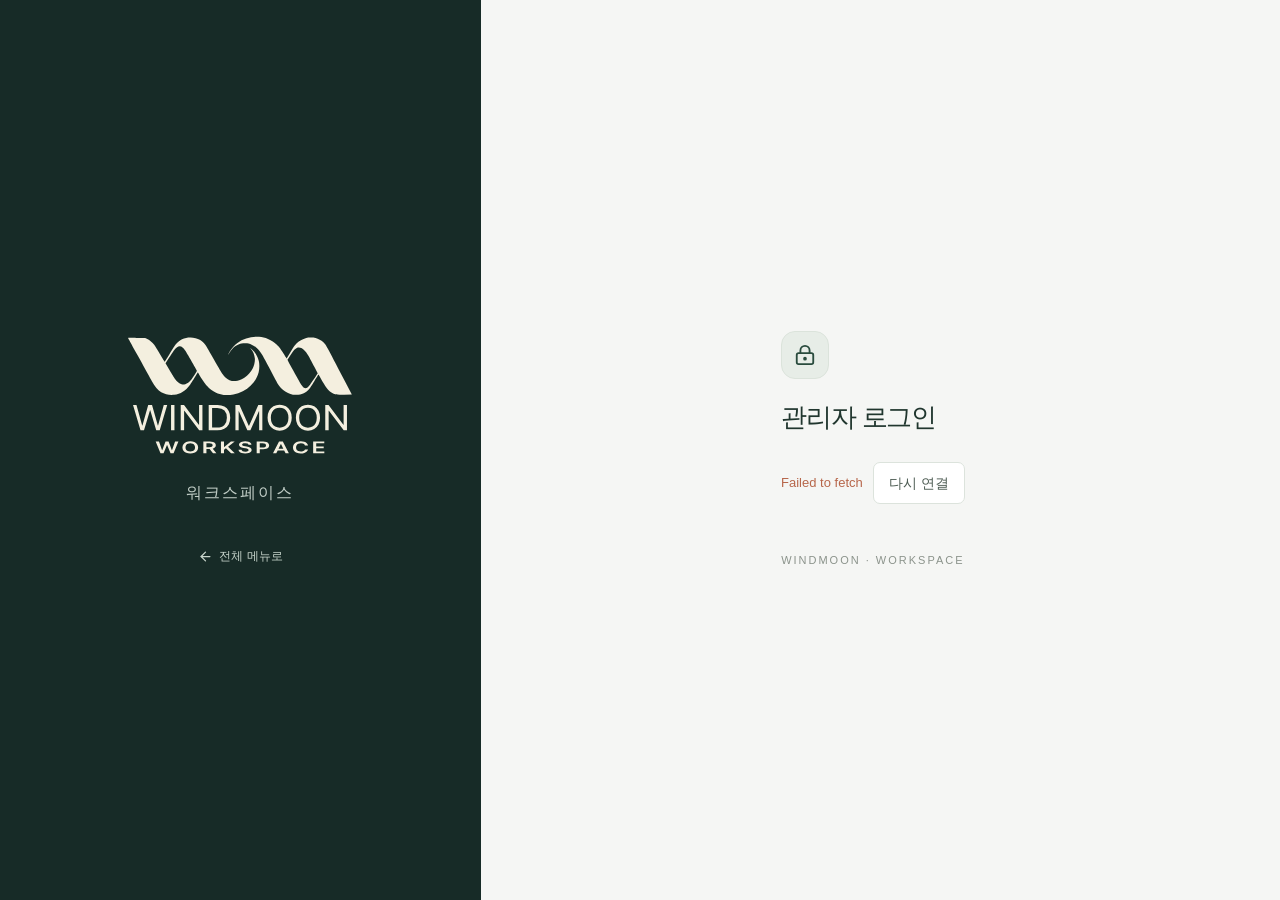
<file: staff/index.html>
<!doctype html>
<html lang="ko"><head><meta charset="UTF-8"><meta name="viewport" content="width=device-width, initial-scale=1.0"><meta name="robots" content="noindex,nofollow"><meta name="referrer" content="no-referrer"><meta http-equiv="Content-Security-Policy" content="default-src 'self'; script-src 'self' https://accounts.google.com/gsi/client; frame-src https://accounts.google.com/gsi/; style-src 'self' 'unsafe-inline' https://accounts.google.com/gsi/style; img-src 'self' data: blob:; font-src 'self'; connect-src 'self' https://accounts.google.com/gsi/ https://www.googleapis.com https://content.googleapis.com https://*.googleusercontent.com https://windmoon-workspace-94a273fd.heysyu84.workers.dev https://windmoon-staff.heysyu457310.chatgpt.site; object-src 'none'; base-uri 'self'; form-action 'self' https://windmoon-staff.heysyu457310.chatgpt.site"><title>WINDMOON · WORKSPACE</title><link rel="icon" href="./favicon.svg?v=20261022-wave"><script src="./server-config.js?v=20261119-private-receipts"></script>  <script type="module" crossorigin src="./assets/index-BVC9yUcr.js"></script>
  <link rel="stylesheet" crossorigin href="./assets/index-BoD62NNN.css">
</head><body><div id="root"></div></body></html>
</file>
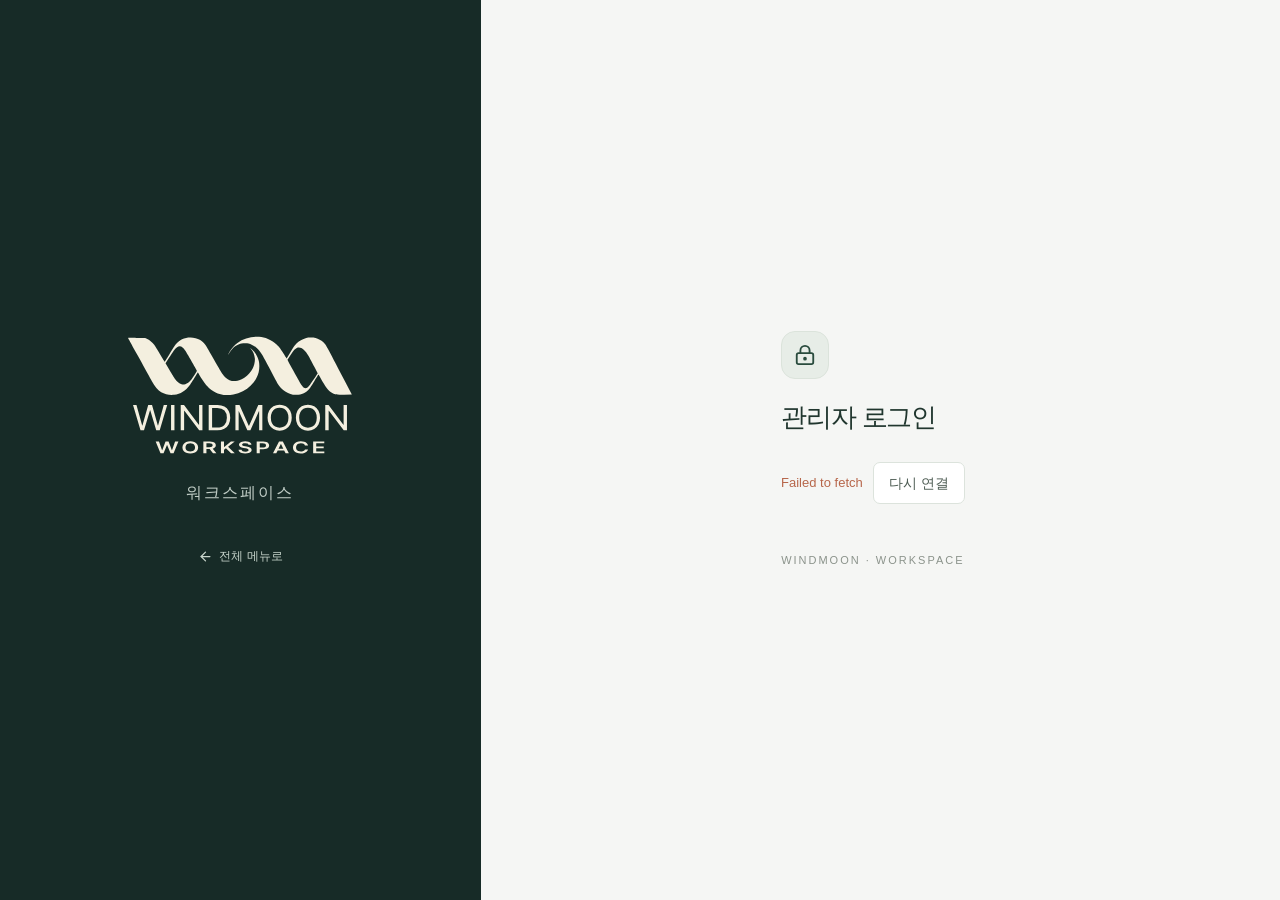
<file: staff/operations/index.html>
<!doctype html>
<html lang="ko"><head><meta charset="utf-8"><meta name="viewport" content="width=device-width,initial-scale=1"><title>WINDMOON · WORKSPACE</title><script src="./redirect.js" defer></script></head><body><a href="../#ops-overview">통합 워크스페이스 열기</a></body></html>
</file>
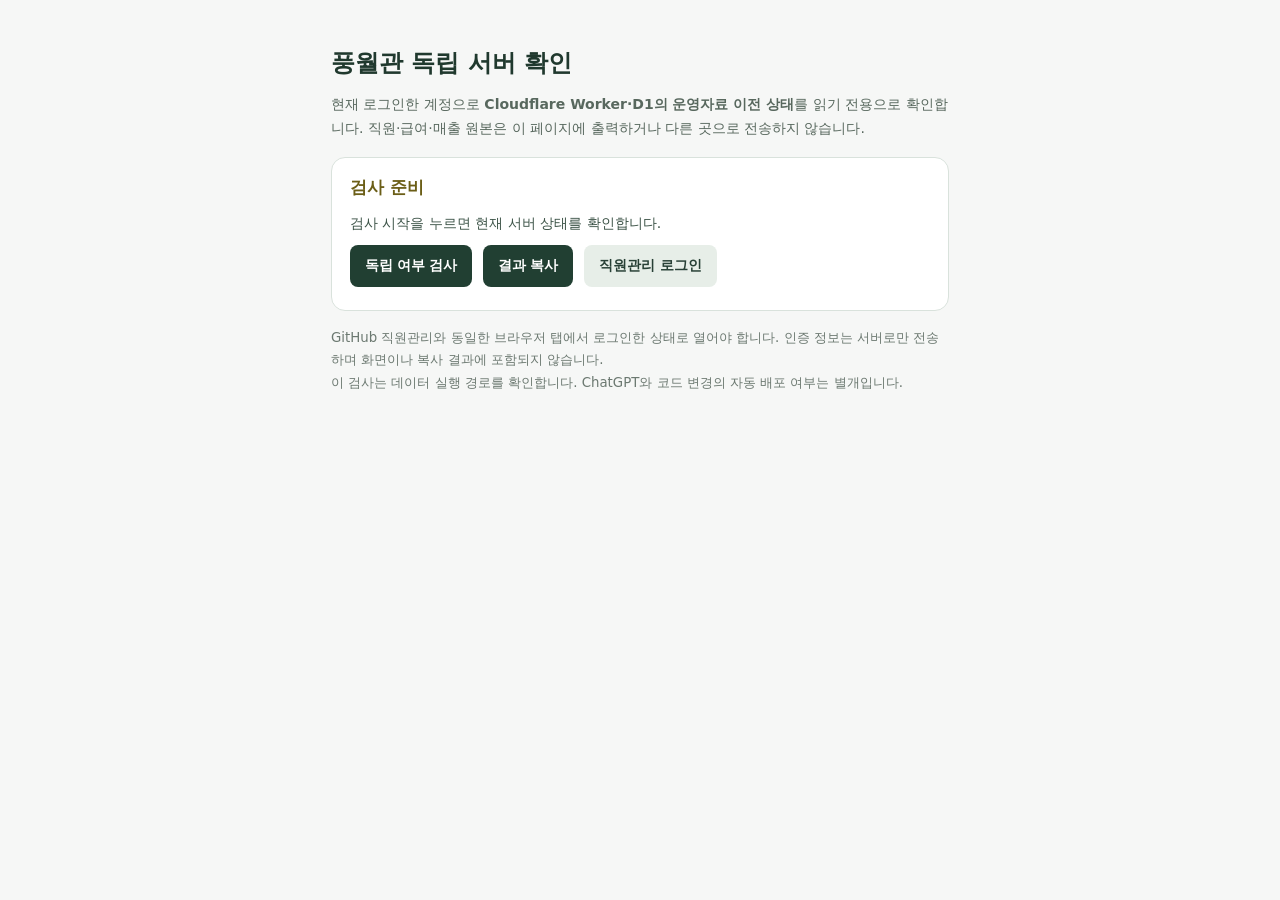
<file: staff/independence-check.html>
<!doctype html>
<html lang="ko">
<head>
<meta charset="utf-8"><meta name="viewport" content="width=device-width,initial-scale=1">
<meta name="robots" content="noindex,nofollow"><meta name="referrer" content="no-referrer">
<meta http-equiv="Cache-Control" content="no-store">
<meta http-equiv="Content-Security-Policy" content="default-src 'none'; style-src 'unsafe-inline'; script-src 'self'; connect-src https://windmoon-workspace-94a273fd.heysyu84.workers.dev; base-uri 'none'; form-action 'none'">
<title>풍월관 · 독립 서버 확인</title>
<style>
*{box-sizing:border-box}body{margin:0;background:#f6f7f6;font-family:system-ui,-apple-system,'Malgun Gothic',sans-serif;color:#20392e}main{max-width:650px;padding:22px 16px;margin:25px auto}h1{font-size:24px;margin:0 0 8px}p{line-height:1.7;color:#58685e;font-size:14px}section{background:white;border:1px solid #d9e2dc;border-radius:14px;padding:18px;margin:16px 0}.result{font-weight:700;font-size:17px}.detail{margin:12px 0 4px;white-space:pre-wrap;overflow-wrap:anywhere;line-height:1.8;color:#3d5448;font-size:14px}button,a.link{display:inline-block;border:0;border-radius:8px;background:#213f32;color:white;text-decoration:none;padding:12px 15px;margin:5px 6px 5px 0;font-size:14px;font-weight:700;cursor:pointer}button:disabled{opacity:.6;cursor:wait}a.link{background:#e7eee8;color:#284036}small{color:#6c7971;line-height:1.7;display:block}code{font-family:monospace}#result[data-level="ok"] .result{color:#086b36}#result[data-level="bad"] .result{color:#aa4224}#result[data-level="unknown"] .result{color:#6b5e17}
</style>
<script src="./independence-check.js?v=1" defer></script>
</head>
<body><main>
<h1>풍월관 독립 서버 확인</h1>
<p>현재 로그인한 계정으로 <b>Cloudflare Worker·D1의 운영자료 이전 상태</b>를 읽기 전용으로 확인합니다. 직원·급여·매출 원본은 이 페이지에 출력하거나 다른 곳으로 전송하지 않습니다.</p>
<section id="result" data-level="unknown">
<div class="result" id="headline">검사 준비</div>
<div class="detail" id="details">검사 시작을 누르면 현재 서버 상태를 확인합니다.</div>
<button id="check" type="button">독립 여부 검사</button>
<button id="copy" type="button">결과 복사</button>
<a class="link" href="./">직원관리 로그인</a>
</section>
<small>GitHub 직원관리와 동일한 브라우저 탭에서 로그인한 상태로 열어야 합니다. 인증 정보는 서버로만 전송하며 화면이나 복사 결과에 포함되지 않습니다.</small>
<small>이 검사는 데이터 실행 경로를 확인합니다. ChatGPT와 코드 변경의 자동 배포 여부는 별개입니다.</small>
</main></body></html>
</file>
<file: suite.css>
@font-face{font-family:WMPretendard;src:url('./fonts/Pretendard-Regular.ttf') format('truetype');font-weight:400;font-display:swap}
@font-face{font-family:WMPretendard;src:url('./fonts/Pretendard-SemiBold.ttf') format('truetype');font-weight:600 800;font-display:swap}
html{scrollbar-gutter:stable}
:root{--wm-sidebar:228px;--wm-nav:#172b27;--wm-green:#315f4f;--wm-gold:#c8ae7b;--wm-bg:#f5f6f3;--wm-line:#e3e8e1;--wm-font:WMPretendard,Pretendard,-apple-system,BlinkMacSystemFont,'Segoe UI',sans-serif}
body[data-suite-page]{padding-left:var(--wm-sidebar);font-family:var(--wm-font);box-sizing:border-box}
.wm-suite-sidebar{box-sizing:border-box;position:fixed;inset:0 auto 0 0;width:var(--wm-sidebar);padding:37px 18px 20px;display:flex;flex-direction:column;z-index:80;background:var(--wm-nav);color:#c3ceca;overflow-x:hidden;overflow-y:auto;scrollbar-width:thin;scrollbar-gutter:stable;font:15px/1.5 var(--wm-font)}
.wm-suite-sidebar a{color:inherit;text-decoration:none}
.wm-suite-brand{box-sizing:border-box;width:100%;display:flex;flex-direction:column;align-items:center;gap:14px;padding:0 1px 32px;flex-shrink:0}
.wm-suite-brand picture{display:block;box-sizing:border-box;width:100%;max-width:200px;min-width:0;margin-inline:auto;flex-shrink:0;filter:none}
.wm-suite-brand img{display:block;width:100%;max-width:100%;height:auto;max-height:none;object-fit:contain}
.wm-suite-brand>span{color:#97aaa3;font-size:13px;letter-spacing:1.3px}
.wm-nav-label{display:block;font-size:11px;letter-spacing:1.8px;color:#7f988b;padding:0 17px 18px}
.wm-tools-label{margin-top:26px;padding-bottom:10px}
.wm-suite-links{display:block;overflow:visible;flex-shrink:0}
.wm-suite-link{box-sizing:border-box;display:flex;align-items:center;gap:13px;min-height:49px;padding:13px 16px;margin-bottom:5px;border-radius:8px;white-space:nowrap;transition:background .15s,color .15s;font-size:15px}
.wm-suite-link svg{width:19px;height:19px;flex:none;color:#8da69a;display:block}
.wm-suite-link:hover{background:#ffffff09;color:#fff}
.wm-suite-link.is-active{background:#ffffff0d;color:#f0eee6}
.wm-suite-link.is-active svg{color:var(--wm-gold)}
.wm-suite-link i{display:none;width:5px;height:5px;border-radius:50%;margin-left:auto;background:var(--wm-gold)}
.wm-suite-link.is-active i{display:block}
.wm-suite-account{display:flex;align-items:center;gap:11px;border-top:1px solid #ffffff12;margin:auto 10px 0;padding-top:24px;font-size:14px;flex-shrink:0}
.wm-avatar{display:grid;place-items:center;width:34px;height:34px;border:1px solid #ffffff16;background:#ffffff09;color:var(--wm-gold);border-radius:50%;font-size:11px;letter-spacing:1px}
.wm-suite-account small{display:block;color:#7f988b;font-size:8px;letter-spacing:1.2px;margin-top:4px}
.wm-suite-account>svg{width:15px;height:15px;margin-left:auto;color:#8da69a}
.wm-tool-heading{display:flex;align-items:center;gap:16px;font:12px/1.4 var(--wm-font);white-space:nowrap;color:#929c95;min-width:0}
.wm-tool-heading>a{font-size:10px;letter-spacing:1.5px;text-decoration:none;color:#74867a}
.wm-tool-heading>span{color:#c7d1c8}
.wm-tool-heading>strong{color:#354e40;font-weight:600;font-size:14px}
.wm-home{display:inline-flex;align-items:center;justify-content:center;gap:7px;box-sizing:border-box;min-height:39px;padding:8px 12px;border:1px solid #dfe6dc;border-radius:8px;background:#fff;color:#4b6654!important;text-decoration:none!important;font:12px/1.4 var(--wm-font);white-space:nowrap;flex:none}
.wm-home svg{width:16px;height:16px;display:block}
.wm-home:hover{background:#eef3e9;border-color:#b8c9b4}
.wm-suite-sidebar a:focus-visible,.wm-home:focus-visible{outline:3px solid var(--wm-gold);outline-offset:3px}
.wm-tool-topbar{display:flex;align-items:center;justify-content:space-between;gap:16px;height:72px;padding:0 28px;background:#fff;border-bottom:1px solid var(--wm-line);box-sizing:border-box}
body[data-suite-page=menu] .app-header,body[data-suite-page=cards] .header{height:72px;min-height:72px;padding:0 24px;gap:16px;background:#fff;border-bottom:1px solid var(--wm-line);box-sizing:border-box}
body[data-suite-page=menu] .save-state{justify-content:flex-end}
body[data-suite-page=menu] .workspace{height:calc(100dvh - 72px);grid-template-columns:320px minmax(0,1fr)}
body[data-suite-page=menu]{--canvas:#eef0ea;--paper:#fff;--green:#315f4f;--green-soft:#eef4e9;--ink:#263e32;--line:#e1e7de}
body[data-suite-page=menu] .inspector-intro h1{font-family:var(--wm-font);font-size:21px}
body[data-suite-page=menu] .inspector-intro p{color:#7d8c7d;line-height:1.8}
body[data-suite-page=menu] .button.primary{background:var(--wm-green);border-color:var(--wm-green)}
body[data-suite-page=cards]{--paper:#fff;--line:#e1e7de;--ink:#273b31;--muted:#82907e;--accent:#527148;--canvas:#eef0ea;--white:#fafbf7}
body[data-suite-page=cards] .studio{grid-template-columns:310px minmax(0,1fr)}
body[data-suite-page=cards] .editor{padding:26px 23px}
body[data-suite-page=cards] .workspace{background:#f2f3ed;padding:28px}
body[data-suite-page=cards] .button.primary{background:var(--wm-green);border-color:var(--wm-green)}
body[data-suite-page=cards] .button{border-radius:7px}
body[data-suite-page=cards] .section summary{color:#3b5443}
body[data-suite-page=recipes] .recipe-index-panel{display:none}
body[data-suite-page=recipes] .main{margin-left:0;max-width:1440px;padding:32px 34px 0}
body[data-suite-page=recipes] .page-header{margin-bottom:26px}
body[data-suite-page=recipes] .title-area h1{font-family:var(--wm-font);font-size:30px;letter-spacing:-1.1px;color:var(--text)}
body[data-suite-page=recipes] .title-area p{font-family:var(--wm-font);font-size:12px}
body[data-suite-page=recipes] .mobile-brand{display:none}
body[data-suite-page=recipes] .toolbar{top:0;background:var(--bg)}
body[data-suite-page=recipes] .recipe-card{border-radius:12px}
body[data-suite-page=recipes] .card-title{font-family:var(--wm-font);font-weight:600}
html[data-theme=light] body[data-suite-page=recipes]{--bg:#f5f6f3;--panel:#fff;--panel-hover:#f0f4eb;--panel-alt:#edf2e7;--text:#293f30;--muted:#7e8d7a;--line:#e1e7db;--accent:#41613c;--soft:#eaf1e2}
@media(min-width:1500px){:root{--wm-sidebar:244px}.wm-tool-topbar{padding:0 40px}}
@media(max-width:1200px){:root{--wm-sidebar:195px}.wm-suite-sidebar{padding-left:12px;padding-right:12px}.wm-tool-heading{gap:10px}.wm-tool-heading>a{display:none}.wm-tool-heading>span{display:none}body[data-suite-page=menu] .save-state{display:none}body[data-suite-page=menu] .header-actions{margin-left:auto}body[data-suite-page=menu] .workspace{grid-template-columns:285px minmax(0,1fr)}body[data-suite-page=cards] .studio{grid-template-columns:270px minmax(0,1fr)}body[data-suite-page=cards] .save-status{display:none}}
@media(max-width:900px){:root{--wm-sidebar:74px}.wm-suite-sidebar{padding:25px 10px}.wm-suite-brand{gap:0;padding:0 1px 30px}.wm-suite-brand picture{width:52px}.wm-suite-brand>span,.wm-nav-label,.wm-suite-link>span,.wm-suite-link>i,.wm-suite-account>span:not(.wm-avatar),.wm-suite-account>svg{display:none!important}.wm-suite-link{justify-content:center;padding:15px 5px;min-height:48px;gap:0}.wm-suite-account{justify-content:center;margin-left:0;margin-right:0;padding-top:18px}.wm-tool-topbar{height:64px;padding:0 22px}body[data-suite-page=recipes] .main{padding:28px 24px 0}}
@media(max-width:780px){body[data-suite-page=menu] .workspace{height:auto;min-height:calc(100dvh - 72px);display:flex}body[data-suite-page=menu] .canvas-area{min-height:360px;height:58dvh}body[data-suite-page=menu] .header-divider{display:none}body[data-suite-page=menu] .inspector{border-top:1px solid var(--wm-line)}body[data-suite-page=menu] .app-header{flex-wrap:wrap;height:auto;min-height:72px;padding:12px 14px;gap:8px}body[data-suite-page=menu] .header-actions{gap:5px}.wm-home{padding:8px 10px}.wm-home span{display:none}}
@media(max-width:640px){:root{--wm-sidebar:0px}body[data-suite-page]{padding-left:0;padding-bottom:calc(65px + env(safe-area-inset-bottom))}.wm-suite-sidebar{inset:auto 0 0;width:100%;height:calc(65px + env(safe-area-inset-bottom));padding:5px 5px calc(5px + env(safe-area-inset-bottom));border-top:1px solid #ffffff15;overflow:visible;scrollbar-gutter:auto}.wm-suite-brand,.wm-suite-account{display:none}.wm-suite-links{display:grid;grid-template-columns:repeat(6,minmax(0,1fr));overflow:visible;height:100%;gap:3px}.wm-suite-link{flex-direction:column;padding:8px 2px;gap:5px;min-height:0;margin:0;border-radius:7px}.wm-suite-link>span{display:block!important;font-size:11px;letter-spacing:-.3px}.wm-suite-link>svg{width:19px;height:19px}.wm-tool-topbar{height:58px;padding:0 17px}.wm-tool-heading>strong{font-size:13px}.wm-home{min-height:39px}body[data-suite-page=menu] .app-header{padding:12px 13px}body[data-suite-page=menu] .wm-tool-heading{width:100%;padding:0 0 3px}body[data-suite-page=menu] .header-actions{width:100%;margin:0;justify-content:space-between}body[data-suite-page=cards]{height:auto;overflow:visible;display:block}body[data-suite-page=cards] .header{height:auto;min-height:72px;flex-wrap:wrap;padding:15px 16px;gap:12px}body[data-suite-page=cards] .header-actions{gap:6px;margin-left:auto}body[data-suite-page=cards] .studio{display:flex;flex-direction:column;min-height:0;overflow:visible}body[data-suite-page=cards] .workspace{padding:24px 18px}body[data-suite-page=cards] .editor{padding:27px 24px}body[data-suite-page=cards] .editor,body[data-suite-page=cards] .workspace{overflow:visible}body[data-suite-page=recipes] .main{padding:26px 18px 0}body[data-suite-page=recipes] .title-area h1{font-size:28px}.wm-tool-heading>a,.wm-tool-heading>span{display:none}}
@media print{body[data-suite-page]{padding-left:0!important;padding-bottom:0!important}.wm-suite-sidebar,.wm-tool-topbar,.wm-home{display:none!important}}
@media(prefers-reduced-motion:reduce){.wm-suite-link{transition:none}}
</file>
<file: portal.css>
*{box-sizing:border-box}body{margin:0;background:#f6f7f6;color:#253830;font:14px/1.6 var(--wm-font);-webkit-font-smoothing:antialiased}a{color:inherit;text-decoration:none}h1,h2,h3,p{margin:0}input{font:inherit}[hidden]{display:none!important}a,input{-webkit-tap-highlight-color:transparent}a:focus-visible,input:focus-visible{outline:3px solid #719781;outline-offset:4px}svg{flex:none}
.home-topbar{height:72px;display:flex;align-items:center;justify-content:space-between;gap:20px;padding:0 42px;background:#fff;border-bottom:1px solid #e4e9e5}.home-breadcrumb{display:flex;align-items:center;gap:16px;font-size:12px}.home-breadcrumb a{font-size:10px;letter-spacing:1.4px;color:#77867d}.home-breadcrumb>span{color:#ccd3ce}.home-breadcrumb strong{font-size:13px;font-weight:500;color:#51645a}.home-topbar time{color:#89958d;font-size:12px}
.home-main{max-width:1260px;margin:auto;padding:42px 42px 0}.home-intro{display:flex;align-items:center;justify-content:space-between;gap:32px;margin-bottom:34px}.home-intro h1{font-size:32px;line-height:1.35;letter-spacing:-1.2px;font-weight:650;color:#20382c}.home-intro p{font-size:14px;color:#78867b;margin-top:10px}.home-search{display:flex;align-items:center;gap:10px;width:270px;min-height:46px;padding:0 14px;border:1px solid #dfe6e0;border-radius:9px;background:#fff;color:#87998b;flex-shrink:0}.home-search svg{width:18px;height:18px}.home-search input{height:44px;width:100%;min-width:0;border:0;outline:none;background:transparent;font-size:13px;color:#304b3b}.home-search input::placeholder{color:#97a498}.home-search kbd{font:11px var(--wm-font);border:1px solid #e6ebe4;border-radius:4px;padding:0 5px;color:#a7b1a3}.home-search:focus-within{border-color:#72977b;box-shadow:0 0 0 3px #628b6d12}
.home-resume{display:flex;align-items:center;gap:14px;min-height:50px;padding:12px 17px;margin:-5px 0 28px;background:#edf3ed;border:1px solid #dce7dd;border-radius:9px;font-size:12px}.resume-label{color:#889981}.home-resume strong{color:#456a42;font-weight:600}.resume-action{margin-left:auto;color:#5e7c55}.resume-action>span{margin-left:10px}
.module-section{margin-bottom:33px}.section-heading{display:flex;align-items:baseline;gap:12px;margin-bottom:14px}.section-heading h2{font-size:15px;font-weight:600;color:#405c43;letter-spacing:-.3px}.section-heading>span{color:#9aa897;font-size:12px}.module-grid{display:grid;grid-template-columns:repeat(3,minmax(0,1fr));gap:17px}.primary-grid{grid-template-columns:repeat(2,minmax(0,1fr))}.module-card{position:relative;min-width:0;display:flex;flex-direction:column;padding:25px 24px 19px;background:#fff;border:1px solid #dfe7dc;border-radius:12px;transition:border-color .16s,box-shadow .16s,transform .16s}.module-card:hover{border-color:#9db693;box-shadow:0 6px 18px #27472c08;transform:translateY(-2px)}.card-top{display:flex;align-items:center;justify-content:space-between;gap:15px;margin-bottom:23px}.module-icon{display:grid;place-items:center;width:44px;height:44px;background:#f0f4ee;border:1px solid #e3eae0;border-radius:11px;color:#66816a}.module-icon svg{display:block}.card-arrow{display:grid;place-items:center;width:25px;height:25px;color:#9aaf8d}.card-arrow svg{width:18px;height:18px}.module-card h3{font-size:19px;letter-spacing:-.5px;font-weight:600;color:#2d4536}.module-card p{font-size:13px;line-height:1.8;color:#6e7c71;margin:9px 0 24px;max-width:290px;min-height:47px}.card-foot{margin-top:auto;border-top:1px solid #edf0e8;padding-top:14px;display:flex;align-items:center;justify-content:space-between;gap:12px;font-size:11px;color:#889588}.card-foot>span:last-child{color:#5e7c62;font-size:12px}.primary-card{padding:27px 28px 20px}.primary-card .card-top{margin-bottom:23px}.primary-card .module-icon{width:47px;height:47px;background:#edf3ed;border-color:#dfe8df;color:#577661}.primary-card h3{font-size:24px;letter-spacing:-.8px;color:#253f2f}.primary-card p{font-size:14px;max-width:430px;min-height:0;line-height:1.8;margin:10px 0 25px}.primary-card .card-foot{font-size:12px}.home-empty{padding:42px 22px;text-align:center;border:1px solid #dfe7dc;border-radius:12px;background:#fff;color:#85997b;font-size:14px}.home-empty a{text-decoration:underline}.home-footer{display:flex;align-items:center;gap:14px;border-top:1px solid #e1e7dd;padding:20px 0 27px;color:#9aa992;font-size:10px;letter-spacing:1.5px}.home-footer>span{font-size:8px;letter-spacing:1.8px;color:#b0bba7}
@media(min-width:1500px){.home-topbar{padding-left:55px;padding-right:55px}.home-main{padding-left:55px;padding-right:55px}}
@media(max-width:1200px){.home-topbar{padding:0 26px}.home-main{padding:36px 26px 0}.home-intro{gap:22px}.home-search{width:240px}.module-grid{gap:13px}.module-card{padding:23px 20px 18px}.primary-card{padding:25px 24px 19px}.primary-card p{font-size:13px}}
@media(max-width:900px){.home-topbar{height:64px;padding:0 24px}.home-main{padding:32px 24px 0}.home-intro h1{font-size:30px}.home-intro p{font-size:13px}.home-search{width:220px}.module-card p{font-size:12px}.primary-card p{font-size:13px}.card-foot{font-size:10px}.primary-card .card-foot{font-size:11px}}
@media(max-width:760px){.home-intro{align-items:flex-start}.home-search{width:200px}.module-grid{grid-template-columns:1fr}.primary-grid{grid-template-columns:repeat(2,minmax(0,1fr))}.module-card:not(.primary-card){display:grid;grid-template-columns:44px 1fr 20px;gap:0 16px;padding:20px}.module-card:not(.primary-card) .card-top{display:contents}.module-card:not(.primary-card) .module-icon{grid-column:1;grid-row:1/3}.module-card:not(.primary-card) .card-arrow{grid-column:3;grid-row:1/3;align-self:center}.module-card:not(.primary-card) h3{grid-column:2;grid-row:1;font-size:18px}.module-card:not(.primary-card) p{grid-column:2;grid-row:2;margin:5px 0 0;min-height:0;max-width:none}.module-card:not(.primary-card) .card-foot{display:none}.primary-card p{min-height:47px}.primary-card .card-foot>span:first-child{font-size:10px}}
@media(max-width:640px){.home-topbar{height:58px;padding:0 18px}.home-breadcrumb{gap:12px}.home-breadcrumb a{font-size:9px}.home-topbar time{font-size:10px}.home-main{padding:29px 18px 0}.home-intro{flex-direction:column;gap:24px;margin-bottom:28px}.home-intro h1{font-size:30px}.home-intro p{font-size:13px;margin-top:8px}.home-search{width:100%;min-height:46px}.home-search input{font-size:16px}.module-section{margin-bottom:27px}.section-heading{margin-bottom:12px}.section-heading h2{font-size:14px}.section-heading>span{font-size:11px}.primary-grid{grid-template-columns:1fr;gap:13px}.primary-card{padding:22px 23px 18px}.primary-card .card-top{margin-bottom:18px}.primary-card h3{font-size:23px}.primary-card p{font-size:13px;margin:8px 0 21px;min-height:0}.primary-card .card-foot{font-size:11px;padding-top:13px}.primary-card .card-foot>span:first-child{font-size:11px}.module-card:not(.primary-card){padding:19px 17px;gap:0 13px}.module-card:not(.primary-card) h3{font-size:17px}.module-card:not(.primary-card) p{font-size:12px}.home-resume{padding:12px 14px;gap:10px;font-size:11px;margin-top:-5px;margin-bottom:25px}.resume-action>span{margin-left:5px}.home-footer{padding:19px 0 25px;font-size:9px;gap:12px}.home-footer>span{font-size:7px}}
@media(prefers-reduced-motion:reduce){.module-card{transition:none}}
</file>
<file: staff/workspace-interface.css>
/* Screen chrome shared by personnel, accounting (Shadow DOM), and the public tools. */
@media screen {
  :root, :host {
    --wm-ink: #20362e;
    --wm-secondary: #506158;
    --wm-accent: #204c3b;
    --wm-line: #d8e1da;
    --wm-soft: #eff4ef;
    --wm-radius: 10px;
    --wm-space: clamp(14px, 1.65vw, 24px);
    --wm-title: clamp(23px, 2vw, 31px);
  }

  .app-shell .workspace-heading, .operations-root .workspace-heading {
    display: flex; align-items: center; justify-content: space-between; flex-wrap: wrap;
    gap: 10px 16px; min-width: 0; margin: 0 0 var(--wm-space); padding: 0;
  }
  .workspace-heading h1, .wm-screen-title, .auth-card h1 {
    margin: 0; color: var(--wm-ink); font-size: var(--wm-title);
    font-weight: 720; line-height: 1.25; letter-spacing: -.045em; word-break: keep-all;
  }
  .workspace-heading .workspace-actions {
    display: flex; align-items: center; justify-content: flex-end; flex-wrap: wrap;
    gap: 6px; min-width: 0; margin-left: auto;
  }
  .workspace-heading [hidden] { display: none !important; }
  .workspace-heading :is(.primary, .primary-btn), .auth-form .primary {
    border: 1px solid var(--wm-accent); background: var(--wm-accent); color: #fff;
  }
  .workspace-actions > button, .workspace-menu > summary,
  .workspace-actions .report-export-menu > summary {
    box-sizing: border-box; min-height: 38px; border-radius: 8px; line-height: 1.25;
  }
  .workspace-actions > button, .workspace-menu > summary {
    display: inline-flex; align-items: center; justify-content: center; gap: 6px;
    padding: 8px 12px; font-size: 13px; font-weight: 600; white-space: nowrap;
  }
  .workspace-actions > :is(.secondary, .secondary-btn), .workspace-menu > summary {
    background: #fff; border: 1px solid var(--wm-line); color: var(--wm-ink);
  }
  .workspace-menu { position: relative; }
  .workspace-menu > summary { cursor: pointer; list-style: none; }
  .workspace-menu > summary::-webkit-details-marker { display: none; }
  #page-tools > summary { width: 38px; padding: 0; }
  .workspace-menu[open] { z-index: 8; }
  .workspace-menu[open] > summary { background: var(--wm-soft); border-color: #a6b8ab; }
  .workspace-menu-items {
    position: absolute; inset: calc(100% + 5px) 0 auto auto; z-index: 2;
    display: grid; width: max-content; max-width: min(280px, 80vw); min-width: 148px;
    padding: 5px; background: #fff; border: 1px solid var(--wm-line); border-radius: var(--wm-radius);
    box-shadow: 0 6px 20px #182c201a;
  }
  .workspace-menu .workspace-menu-items button {
    display: block; min-height: 42px; width: 100%; background: transparent; padding: 8px 11px;
    border: 0; border-radius: 5px; text-align: left; color: var(--wm-ink); font: inherit; cursor: pointer;
  }
  .workspace-menu .workspace-menu-items button:is(:hover, :focus-visible) { background: var(--wm-soft); }
  .workspace-menu .receipt-account { padding: 6px 11px; color: var(--wm-secondary); overflow-wrap: anywhere; }
  .workspace-menu > summary:focus-visible, .workspace-heading button:focus-visible, .receipt-files button:focus-visible {
    outline: 2px solid var(--wm-accent); outline-offset: 2px;
  }

  :is(.app-shell, .operations-root) :is(.panel, .daily-bar, .report-period-controls, .account-card),
  .attendance-screen :is(.filter-panel, .card) {
    border-color: var(--wm-line); border-radius: var(--wm-radius);
  }
  :is(.app-shell, .operations-root) .report-period-controls { margin-bottom: var(--wm-space); }
  :is(.app-shell, .operations-root) .report-period-controls :is(.period-tabs, .segments) {
    background: var(--wm-soft); border-radius: 7px;
  }
  :is(.app-shell, .operations-root) .report-period-controls :is(.period-tabs, .segments) button { color: var(--wm-secondary); }
  :is(.app-shell, .operations-root) .report-period-controls :is(.period-tabs, .segments) button.active {
    background: #fff; color: var(--wm-ink); box-shadow: 0 1px 3px #142e231d;
  }
  .app-shell .report-extra-filters { display: flex; flex-wrap: wrap; align-items: center; gap: 8px; min-width: 0; }
  .workspace-date-reset, .app-shell .workspace-filter-toggle, .operations-root .expense-filter-toggle { display: none; }
  :is(.app-shell, .operations-root) :is(.panel-heading, .panel-head) h2,
  :is(.app-shell, .operations-root) :is(.modal-head, .dialog-heading) h2 {
    margin: 0; color: var(--wm-ink); line-height: 1.35; letter-spacing: -.035em;
  }
  :is(.app-shell, .operations-root) :is(.panel-heading, .panel-head) h2 { font-size: 17px; font-weight: 680; }
  :is(.app-shell, .operations-root) :is(.modal-head, .dialog-heading) h2 { font-size: 21px; font-weight: 700; }
  :is(.app-shell, .operations-root) :is(.panel-sub, .cell-sub, .receipt-meta, .stat-detail) { color: var(--wm-secondary); }
  :is(.app-shell, .operations-root) :is(.metric-value, .stat-value, .money, .expense-line b, .receipt-row b) { font-variant-numeric: tabular-nums; }
  .app-shell .nav-label { color: #a9bab1; }
  .auth-card .auth-form { margin-top: 20px; }

  /* One summary surface. The narrow gutters act as dividers between amounts. */
  .app-shell .stat-grid, .operations-root .metric-grid {
    gap: 1px !important; overflow: hidden; margin-bottom: var(--wm-space);
    background: var(--wm-line); border: 1px solid var(--wm-line); border-radius: var(--wm-radius);
  }
  .app-shell .stat-grid .stat, .operations-root .metric-grid .metric-card {
    min-width: 0; min-height: 0; padding: 15px clamp(12px, 1.45vw, 22px);
    border: 0; border-radius: 0; box-shadow: none; background: #fff; color: var(--wm-ink);
  }
  .app-shell .stat-grid .stat.accent, .operations-root .metric-grid .metric-card.featured { background: #edf4ee; }
  .app-shell .stat-grid .stat-label, .operations-root .metric-grid .metric-top {
    display: block; margin: 0 0 4px; color: var(--wm-secondary); font-size: 13px; font-weight: 600; line-height: 1.4;
  }
  .operations-root .metric-grid .metric-icon { display: none; }
  .app-shell .stat-grid .stat-value, .operations-root .metric-grid .metric-value {
    margin: 0; color: var(--wm-ink); font-size: clamp(19px, 2vw, 28px);
    font-weight: 690; letter-spacing: -.045em; line-height: 1.24; white-space: normal; overflow-wrap: anywhere;
  }
  .app-shell .stat-grid .stat-value small, .operations-root .metric-grid .metric-value small {
    display: inline; margin-left: 3px; font-size: .56em; color: var(--wm-secondary);
  }
  .operations-root .metric-grid .metric-sub, .app-shell .stat-grid .stat-detail {
    margin-top: 4px; color: var(--wm-secondary); font-size: 12px; line-height: 1.4;
  }

  .operations-root .expense-summary-head {
    display: flex; align-items: center; justify-content: space-between; gap: 12px;
    padding: 14px var(--wm-space); border-bottom: 1px solid var(--wm-line);
  }
  .operations-root .expense-summary-head .expense-list-total {
    display: grid; gap: 3px; padding: 0; margin: 0; border: 0; background: transparent;
  }
  .operations-root .expense-views { padding: 0; border: 0; border-radius: 0; background: transparent; }
  .operations-root .expense-list > .expense-date:first-child { margin-top: 0; }
  .operations-root .expense-list-total strong { color: var(--wm-ink); }
  .operations-root .expense-line, .app-shell .work-mobile-row > summary { color: var(--wm-ink); }
  .operations-root .expense-line small, .app-shell .work-mobile-row small { color: var(--wm-secondary); }
  .operations-root .expense-date { color: var(--wm-secondary); }
  .operations-root .funds-view-switch { margin-bottom: 12px; }
  .operations-root .receipt-panel { overflow: visible; }
  .operations-root .receipt-panel .panel-head {
    flex-wrap: wrap; padding: 14px var(--wm-space); gap: 8px 12px; border-bottom: 1px solid var(--wm-line);
  }
  .receipt-panel .report-quick-links { margin: 0; gap: 6px; }
  .receipt-panel .panel-sub { margin: 4px 0 0; }
  .receipt-panel .receipt-controls { padding: 10px var(--wm-space); }
  .receipt-panel .receipt-row {
    display: grid; gap: 5px; padding: 12px var(--wm-space); border-top: 0; border-bottom: 1px solid var(--wm-line);
  }
  .receipt-panel .receipt-row:last-child { border-bottom: 0; }
  .receipt-panel .receipt-row-heading {
    display: grid; grid-template-columns: minmax(0, 1fr) auto; gap: 12px; align-items: baseline;
    color: var(--wm-ink); font-size: 16px; text-align: left;
  }
  .receipt-panel .receipt-row-heading strong { font-size: inherit; overflow-wrap: anywhere; }
  .receipt-row-heading b { font-weight: 680; white-space: nowrap; }
  .receipt-panel .receipt-row-meta { margin: 0; color: var(--wm-secondary); font-size: 13px; overflow-wrap: anywhere; }
  .receipt-panel .receipt-files { display: flex; flex-wrap: wrap; gap: 3px 10px; text-align: left; }
  .receipt-files .text-btn {
    display: inline-flex; align-items: center; gap: 4px; max-width: 100%; padding: 4px 2px;
    color: var(--wm-accent); text-align: start; overflow-wrap: anywhere;
  }
  .receipt-files .text-btn svg { flex: none; }
  .receipt-panel .receipt-missing { margin-top: 12px; }
  .operations-root :is(.receipt-purchase strong, .receipt-amount) { color: var(--wm-ink); }

  /* Shared hierarchy for the public hub, employee lookup, and the editing tools. */
  :is(.home-intro, .title-area, .editor-intro, .inspector-intro, .attendance-screen .intro) .wm-screen-title {
    margin: 0; font-size: var(--wm-title); font-family: inherit; line-height: 1.25;
    font-weight: 720; letter-spacing: -.045em; color: var(--wm-ink);
  }
  :is(.home-topbar, .wm-tool-topbar, .attendance-screen .mast) { border-bottom: 1px solid var(--wm-line); }
  .attendance-screen .mast { padding-block: 14px; }
  .attendance-screen .intro { padding: var(--wm-space) 0; border: 0; }
  .attendance-screen .filter-panel { margin-top: 0; }
  .attendance-screen :is(.lead, .label, .hint) { color: var(--wm-secondary); }
  .attendance-screen .results-head { margin-top: var(--wm-space); }
  body[data-suite-page=home] .home-intro { margin-bottom: var(--wm-space); }
  .home-main .module-section { margin-bottom: 24px; }
  .wm-tool-heading .wm-screen-title { font-size: clamp(18px, 1.6vw, 23px); color: var(--wm-ink); }
  .home-main .module-card {
    display: grid; grid-template-columns: auto minmax(0, 1fr) auto; align-content: center;
    align-items: center; gap: 5px 14px; min-height: 0; padding: 18px; border-color: var(--wm-line); border-radius: var(--wm-radius);
  }
  .home-main .card-top { display: contents; }
  .home-main .module-icon { grid-column: 1; grid-row: 1 / 3; margin: 0; }
  .home-main .module-card h3 { grid-column: 2; grid-row: 1; margin: 0; font-size: 17px; color: var(--wm-ink); font-weight: 680; }
  .home-main .module-card p { grid-column: 2; grid-row: 2; margin: 0; min-height: 0; color: var(--wm-secondary); font-size: 13px; line-height: 1.5; }
  .home-main .card-arrow { grid-column: 3; grid-row: 1 / 3; }
  body[data-suite-page=cards] .workspace-heading h2 { margin: 0; font-size: 18px; color: var(--wm-ink); }
  body[data-suite-page=cards] .editor-intro, body[data-suite-page=menu] .inspector-intro { padding-block: 16px; }
  body[data-suite-page=recipes] .page-header { min-height: 0; }
}

@media screen and (max-width: 680px) {
  .app-shell .main-area > main { padding-top: 15px; }
  .app-shell .workspace-heading, .operations-root .workspace-heading { flex-wrap: nowrap; }
  .workspace-heading .workspace-actions { flex: 0 1 auto; gap: 4px; }
  .workspace-heading .workspace-actions > button { min-height: 44px; padding: 6px 9px; }
  .workspace-menu > summary, #page-tools > summary { min-height: 44px; }
  #page-tools > summary { width: 44px; }
  .workspace-menu-items button, .receipt-panel .receipt-files button { min-height: 44px; }
  .receipt-panel .report-quick-links { row-gap: 4px; }
  .app-shell .team-row { margin-bottom: 10px; }
  .app-shell .report-period-controls, .operations-root .report-period-controls {
    padding: 9px 10px; align-items: center; gap: 6px; margin-bottom: 12px;
  }
  .app-shell .report-period-controls > .period-inputs, .operations-root .report-period-controls > .period-inputs {
    flex: 0 1 auto; width: auto; min-width: 0; max-width: 100%;
  }
  :is(.app-shell, .operations-root) .report-period-controls :is(.segments, .period-tabs) button {
    padding-inline: 6px; min-width: 38px; min-height: 36px;
  }
  .report-period-controls :is(.report-date-today, #period-inputs > [data-action="period-today"]) { display: none; }
  .report-period-controls :is(.entry-date-trigger > svg:last-child, .picker-caret) { display: none; }
  .report-period-controls :is(.entry-calendar-heading, .operations-calendar-heading) .workspace-date-reset {
    display: inline-flex; align-items: center; width: auto; min-height: 40px; margin-left: auto;
    padding: 4px 8px; border: 0; border-radius: 6px; color: var(--wm-accent); background: var(--wm-soft); font-size: 13px;
  }
  .app-shell .report-period-controls .workspace-filter-toggle,
  .operations-root .expense-filter-toggle { display: inline-flex; align-items: center; justify-content: center; gap: 4px; min-height: 42px; white-space: nowrap; }
  .app-shell .report-period-controls .workspace-filter-toggle { padding: 5px 9px; font-size: 13px; }
  .app-shell .report-extra-filters { display: none; }
  .app-shell .report-extra-filters.is-open { display: flex; width: 100%; border-top: 1px solid var(--wm-line); padding-top: 7px; }
  .operations-root #expense-filters:not(.is-open) { display: none; }
  .operations-root .expense-summary-head { padding-block: 10px; }
  .operations-root :is(.searchbox, .filter-select, .field) { min-width: 0; }
  .operations-root :is(.toolbar input, .toolbar select), .app-shell :is(.search input, .report-extra-filters select) { font-size: 16px; }
  .operations-root .metric-grid, .app-shell .stat-grid { margin-bottom: 12px; }
  .operations-root .metric-grid .metric-card, .app-shell .stat-grid .stat { padding: 9px 11px; }
  .operations-root .metric-grid .metric-sub, .app-shell .stat-grid .stat-detail { font-size: 12px; line-height: 1.3; }
  .app-shell .stat-grid .stat-label, .operations-root .metric-grid .metric-top { margin-bottom: 2px; }
  .operations-root .funds-view-switch { gap: 6px; }
  .operations-root .sales-ledger :is(table, tbody, tr, td) { display: block; min-width: 0; width: auto; }
  .operations-root .sales-ledger table { width: 100%; }
  .sales-ledger thead { position: absolute; width: 1px; height: 1px; overflow: hidden; clip-path: inset(50%); }
  .operations-root .sales-ledger tbody tr {
    display: grid; grid-template-columns: minmax(0, 1fr) auto; align-items: center;
    gap: 3px 8px; padding: 10px var(--wm-space); border-top: 1px solid var(--wm-line);
  }
  .operations-root .sales-ledger tbody td { margin: 0; padding: 0; border: 0; white-space: normal; overflow-wrap: anywhere; }
  .sales-ledger td:nth-child(2) { grid-area: 1 / 1; }
  .sales-ledger td:nth-child(5) { grid-area: 1 / 2; font-weight: 680; }
  .sales-ledger td:nth-child(5)::after { content: '원'; }
  .sales-ledger td:first-child { grid-area: 2 / 1; color: var(--wm-secondary); }
  .sales-ledger td:nth-child(7) { grid-area: 2 / 2; text-align: right; }
  .operations-root .sales-ledger :is(td:nth-child(3), td:nth-child(4), td:nth-child(6), .panel-bottom > span) { display: none; }
  .operations-root .sales-ledger .panel-bottom { justify-content: flex-end; }
  .operations-root .payroll-ledger :is(table, tbody, tfoot, tr, td) { display: block; width: auto; min-width: 0; }
  .operations-root .payroll-ledger table { width: 100%; }
  .payroll-ledger thead { position: absolute; width: 1px; height: 1px; clip-path: inset(50%); overflow: hidden; }
  .operations-root .payroll-ledger :is(tbody, tfoot) tr {
    display: grid; grid-template-columns: repeat(3, minmax(0, 1fr)); align-items: start;
    gap: 5px 8px; padding: 12px var(--wm-space); border-top: 1px solid var(--wm-line);
  }
  .operations-root .payroll-ledger :is(tbody, tfoot) td {
    padding: 0; border: 0; white-space: normal; text-align: left; overflow-wrap: anywhere; font-variant-numeric: tabular-nums;
  }
  .payroll-ledger tbody td:nth-child(2) { grid-area: 1 / 1 / 2 / 3; }
  .operations-root .payroll-ledger tbody td:last-child { grid-area: 1 / 3; text-align: right; }
  .payroll-ledger tbody td:first-child { grid-area: 2 / 1; }
  .payroll-ledger tbody td:nth-child(3) { grid-area: 2 / 2 / 3 / 4; }
  .payroll-ledger tbody td:nth-child(3) .cell-sub { display: inline; margin-left: 5px; }
  .payroll-ledger :is(tbody, tfoot) td:nth-last-child(4)::before { content: '발생 급여'; }
  .payroll-ledger :is(tbody, tfoot) td:nth-last-child(3)::before { content: '지급액'; }
  .payroll-ledger :is(tbody, tfoot) td:nth-last-child(2)::before { content: '미지급액'; }
  .payroll-ledger td::before { display: block; color: var(--wm-secondary); font-size: 12px; font-weight: 500; }
  .payroll-ledger tfoot td:first-child { grid-column: 1 / -1; }
  .operations-root .payroll-ledger tfoot td:last-child { display: none; }
  .home-main .module-grid { grid-template-columns: minmax(0, 1fr); gap: 7px; }
  .home-main .module-card { padding: 12px 14px; gap: 4px 11px; }
  .home-main .module-section { margin-bottom: 19px; }
  .attendance-screen .filter-panel { padding: 12px; }
}
@media screen and (max-width: 365px) {
  .app-shell .workspace-heading, .operations-root .workspace-heading { flex-wrap: wrap; gap: 4px 6px; }
  .workspace-heading .workspace-actions { gap: 3px; }
}
</file>
<file: cards/style.css>
@font-face{font-family:Pretendard;src:url('assets/PretendardVariable.woff2') format('woff2');font-weight:100 900;font-display:swap}
:root{--paper:#F6F4EF;--ink:#202422;--muted:#81837C;--line:#DDDCD4;--accent:#996846;--canvas:#E8E5DD;--white:#FDFCF9}
*{box-sizing:border-box}body{margin:0;background:var(--paper);color:var(--ink);font-family:Pretendard,-apple-system,BlinkMacSystemFont,sans-serif;font-size:14px;-webkit-font-smoothing:antialiased}button,input,select{font:inherit}button,a,input,select,summary{-webkit-tap-highlight-color:transparent}button{cursor:pointer}button:disabled{cursor:wait;opacity:.4}button,a{touch-action:manipulation}button:focus-visible,a:focus-visible,summary:focus-visible,input:focus-visible,select:focus-visible{outline:2px solid var(--accent);outline-offset:4px}input,select{min-width:0}button{color:inherit}p,h1,h2,figure{margin:0}a{text-decoration:none;color:inherit}svg{display:block}button svg{width:18px;height:18px;fill:none;stroke:currentColor;stroke-width:1.5;stroke-linecap:round;stroke-linejoin:round}button.primary{background:var(--ink);color:#fff;border-color:var(--ink)}.button{border:1px solid var(--line);background:transparent;min-height:42px;padding:11px 17px;display:inline-flex;gap:9px;align-items:center;justify-content:center;border-radius:5px;font-size:13px;font-weight:600;transition:background .15s,border-color .15s}.button:hover:not(:disabled){background:#E4E1D8}.button.primary:hover:not(:disabled){background:#383E38}.button.subtle{background:var(--white)}.eyebrow,.small-caps{font-size:10px;letter-spacing:1.8px;font-weight:600}.eyebrow{color:var(--muted)}.header{height:94px;display:flex;align-items:center;justify-content:space-between;padding:0 34px;border-bottom:1px solid var(--line);background:var(--paper);gap:20px}.brand{display:flex;align-items:center;gap:23px}.brand img{width:105px;height:60px;object-fit:contain}.brand-divider{height:35px;width:1px;background:var(--line)}.brand h1{font-size:21px;font-weight:650;letter-spacing:-.6px;margin-top:5px}.header-actions{display:flex;align-items:center;gap:11px}.save-status{font-size:12px;color:var(--muted);margin-right:10px}.save-status:before{content:'';display:inline-block;width:5px;height:5px;border-radius:50%;background:#75876B;margin:0 7px 2px 0}.icon-button{border:1px solid var(--line);width:36px;height:36px;background:transparent;border-radius:50%;font-size:22px;line-height:1}.icon-button:hover:not(:disabled){background:#E4E1D8}.studio{display:grid;grid-template-columns:336px minmax(0,1fr);min-height:calc(100vh - 94px)}.editor{border-right:1px solid var(--line);padding:31px 26px 30px;background:var(--paper)}.editor-intro{padding-bottom:24px}.editor-intro .small-caps{color:var(--accent)}.editor-intro p{font-size:20px;line-height:1.45;letter-spacing:-.6px;margin-top:12px;font-weight:500}.section{border-top:1px solid var(--line)}.section summary{list-style:none;display:flex;align-items:center;gap:12px;font-size:14px;font-weight:650;padding:21px 0;cursor:pointer}.section summary::-webkit-details-marker{display:none}.section-number{font-size:10px;font-weight:450;color:var(--muted);letter-spacing:1px}.chevron{font-size:18px;color:var(--muted);margin-left:auto;transition:transform .2s}.section[open] .chevron{transform:rotate(180deg)}.section-content{display:grid;gap:16px;padding:0 0 23px}label{display:grid;gap:7px;font-size:11px;color:#71746D;font-weight:500}input:not([type=checkbox]):not([type=color]):not([type=range]),select{width:100%;border:1px solid #D8D7CE;background:var(--white);color:var(--ink);border-radius:4px;height:39px;padding:9px 11px;font-size:13px;font-weight:450;transition:border-color .15s}input:hover,select:hover{border-color:#A5A696}input:focus,select:focus{outline:none;border-color:#9F785B!important;box-shadow:0 0 0 2px #99684612}input[aria-invalid=true]{border-color:#BB4C3E!important}input:read-only{background:#EEEBE3!important;color:#858880!important}.field-pair{display:grid;grid-template-columns:1fr 1fr;gap:11px}.field-help{font-size:11px;line-height:1.7;color:var(--muted);font-weight:400}.field-help.error{color:#A34235}.check-row{display:flex;align-items:center;gap:8px;cursor:pointer;font-size:11px;font-weight:400;line-height:1.4}.check-row input{width:13px;height:13px;accent-color:#333B35;cursor:pointer;margin:0}.inline-options{display:flex;align-items:center;justify-content:space-between;gap:10px}.text-link{border:0;padding:0;background:none;font-size:11px;cursor:pointer;text-decoration:underline;text-underline-offset:4px;color:#61665A}.text-link:hover{color:var(--accent)}.text-link[aria-disabled=true]{pointer-events:none;color:#ABAFA3}.preset-list{display:grid;gap:5px}.palette{display:flex;align-items:center;gap:12px;border:1px solid var(--line);border-radius:4px;background:var(--white);padding:10px 12px;font-size:12px;text-align:left}.palette:hover{border-color:#99856E}.swatches{display:flex}.swatches i{display:block;width:16px;height:16px;border:1px solid #00000018;border-radius:50%;margin-right:-3px}.color-grid{display:grid;grid-template-columns:1fr 1fr;gap:12px 15px;margin:4px 0}.color-grid label{display:flex;align-items:center;gap:9px;cursor:pointer}.color-grid input{width:28px;height:28px;border:1px solid var(--line);border-radius:50%;background:none;padding:2px;cursor:pointer}.color-grid input::-webkit-color-swatch-wrapper{padding:0}.color-grid input::-webkit-color-swatch{border:none;border-radius:50%}.color-grid input::-moz-color-swatch{border:none;border-radius:50%}.range-label>span{display:flex;align-items:center;justify-content:space-between}.range-label output{font-size:11px;color:#61695C}.range-label input{width:100%;margin:0;accent-color:#4C584A;height:19px;cursor:pointer}.font-row{display:flex;align-items:center;justify-content:space-between;gap:10px;border-top:1px solid var(--line);padding-top:15px}.label-text{font-size:10px;color:var(--muted)}.font-row p{font-size:13px;font-weight:550;margin-top:4px;max-width:155px;overflow-wrap:anywhere}.font-row .button{padding:8px 11px;font-size:11px;min-height:35px;white-space:nowrap}.settings-actions{display:grid;grid-template-columns:1fr 1fr;gap:9px;padding-top:23px;border-top:1px solid var(--line)}.settings-actions .button{font-size:11px;padding:10px 5px}.settings-actions .muted-link{grid-column:1/-1;justify-self:start;color:var(--muted);margin-top:12px}.workspace{padding:30px 42px 20px;background:var(--canvas);min-width:0}.workspace-toolbar{display:flex;gap:15px;align-items:center;flex-wrap:wrap}.orientation-tabs{display:flex;border:1px solid #CBCABF;border-radius:5px;padding:3px;background:#DDDBD1}.orientation-tabs button{border:0;border-radius:3px;padding:9px 15px;background:transparent;font-size:12px;color:#73776D;display:flex;align-items:center;gap:7px}.orientation-tabs button.active{background:var(--white);color:var(--ink);box-shadow:0 1px 3px #00000012;font-weight:650}.orientation-tabs svg{width:16px;height:16px}.guide-toggle{margin-left:auto}.dimensions{font-size:11px;color:#868A7E;border-left:1px solid #C9CCBF;padding-left:15px}.workspace-heading{display:flex;align-items:flex-end;justify-content:space-between;margin:43px 0 38px;gap:20px}.workspace-heading .eyebrow{color:#7C8375}.workspace-heading h2{font-size:31px;font-weight:550;letter-spacing:-1.2px;line-height:1.3;margin:10px 0}.workspace-heading>div>p:last-child{font-size:13px;color:#828678}.edition-tag{font-size:10px;line-height:1.8;letter-spacing:1.8px;color:#8E9187;text-align:right;padding-bottom:4px}.preview-grid{display:grid;grid-template-columns:1fr 1fr;gap:28px;max-width:1190px;margin:0 auto}.card-figure{min-width:0;max-width:570px}.card-label{display:flex;justify-content:space-between;align-items:center;margin-bottom:15px;font-size:9px;letter-spacing:1px;color:#929686}.card-label strong{color:#72786A;font-size:11px;font-weight:500;letter-spacing:0;margin-left:8px}.card-view{box-shadow:8px 10px 0 #00000008,0 8px 30px #00000007;width:100%;background:#F4F1E8;aspect-ratio:9/5;position:relative}.card-view>svg{width:100%;height:100%;display:block;overflow:hidden}.card-view [data-group]{cursor:grab;touch-action:none;outline:none}.card-view [data-group]:hover .hit-area{stroke:#A86C4566;stroke-width:.15;stroke-dasharray:1 .5}.card-view [data-group]:focus-visible .hit-area{stroke:#A86C45;stroke-width:.3;stroke-dasharray:1 .5}.card-view.dragging [data-group]{cursor:grabbing}.preview-grid.portrait{max-width:735px;gap:70px}.preview-grid.portrait .card-view{aspect-ratio:5/9}.preview-note{display:flex;justify-content:space-between;gap:20px;align-items:center;flex-wrap:wrap;font-size:11px;color:#929787;max-width:1190px;margin:28px auto 0}.preview-note>span{display:flex;gap:7px;align-items:center}.preview-note svg{width:14px;height:14px;stroke:#899079;stroke-width:1.1;fill:none}.preview-note button{color:#919783;font-size:10px}.sample-notice{display:flex;align-items:center;gap:9px;border-top:1px solid #D1D2C5;border-bottom:1px solid #D1D2C5;padding:14px 0;margin-top:28px;color:#878C7E;font-size:11px;line-height:1.6}.notice-dot{background:#AB8B61;width:5px;height:5px;border-radius:50%;flex-shrink:0}.warnings{margin-top:20px;padding:12px 16px;color:#945B38;background:#F4EEE2;border:1px solid #DACAAD;border-radius:4px;font-size:11px;line-height:1.7}.export-panel{border-top:1px solid #D1D2C5;padding-top:27px;margin-top:33px}.export-heading{display:flex;align-items:flex-end;justify-content:space-between;gap:20px;margin-bottom:23px}.export-heading h2{font-size:23px;font-weight:550;letter-spacing:-.8px;margin:8px 0}.export-heading p:last-child{font-size:11px;color:#89907F;line-height:1.6}.export-heading>.small-caps{color:#969B8B;white-space:nowrap;font-size:9px}.export-actions{display:grid;grid-template-columns:1fr 1fr .9fr;gap:14px}.export-card{position:relative;display:flex;flex-direction:column;align-items:flex-start;gap:8px;border:1px solid #D1D2C5;border-radius:5px;background:#F3F2EC;padding:19px 21px;text-align:left;min-height:132px;transition:transform .15s,background .15s}.export-card:hover:not(:disabled){background:#FAF9F4;transform:translateY(-2px)}.export-card.dark{background:#2C352F;color:#F4F2E8;border-color:#2C352F}.export-card.dark:hover:not(:disabled){background:#414D41}.file-type{font-size:11px;font-weight:650;letter-spacing:1.5px;margin-bottom:5px}.file-type>span{font-size:7px;border:1px solid #677364;border-radius:2px;padding:2px 4px;margin-left:5px;color:#AEB9A4;letter-spacing:1px}.export-card strong{font-size:14px;font-weight:550}.export-card small{font-size:10px;color:#969E8D}.export-card.dark small{color:#A4B09D}.download-arrow{font-size:19px;position:absolute;right:18px;top:16px;font-weight:300;color:#9EA893}.export-secondary{display:grid;gap:8px;align-content:start}.export-secondary .button{min-height:35px;padding:7px 10px;font-size:11px;justify-content:flex-start;background:#F3F2EC}.export-secondary p{font-size:10px;line-height:1.6;color:#92998A;margin-top:2px}.export-footnote{margin-top:16px;font-size:10px;line-height:1.7;color:#999E8F}.workspace-footer{display:flex;justify-content:space-between;margin-top:34px;padding-top:16px;border-top:1px solid #D1D2C5;font-size:9px;letter-spacing:1.5px;color:#A1A696}.loading{position:absolute;inset:0;display:flex;align-items:center;justify-content:center;gap:10px;font-size:12px;color:#94988B}.loading span{width:13px;height:13px;border:1px solid #DDDCD4;border-top-color:#8A947F;border-radius:50%;animation:spin .9s linear infinite}@keyframes spin{to{transform:rotate(360deg)}}.toast{position:fixed;bottom:27px;left:50%;transform:translateX(-50%);padding:14px 20px;background:#283128;color:#F6F5EB;font-size:12px;border-radius:5px;box-shadow:0 6px 30px #0002;max-width:min(500px,90vw);z-index:40;line-height:1.6}.toast.error{background:#7F4437}[hidden]{display:none!important}dialog{border:1px solid var(--line);border-radius:8px;background:var(--paper);padding:32px;max-width:430px;width:90vw;color:var(--ink)}dialog::backdrop{background:#1117;backdrop-filter:blur(3px)}dialog h2{font-size:21px;font-weight:600;margin:12px 0}dialog p{font-size:12px;line-height:1.8;color:var(--muted)}.dialog-actions{display:flex;justify-content:flex-end;gap:10px;margin-top:25px}
@media(min-width:1680px){.studio{grid-template-columns:360px minmax(0,1fr)}.workspace{padding:30px 65px 25px}.editor{padding-left:34px;padding-right:34px}.workspace-heading{margin-bottom:45px}.preview-grid{gap:45px}}
@media(max-width:1180px){.studio{grid-template-columns:300px minmax(0,1fr)}.editor{padding:28px 21px}.workspace{padding:28px}.preview-grid{gap:22px}.preview-grid.portrait{gap:30px}.export-actions{grid-template-columns:1fr 1fr}.export-secondary{grid-column:1/-1;grid-template-columns:1fr 1fr;align-items:start}.export-secondary p{grid-column:1/-1}.export-secondary br{display:none}.header{padding:0 25px}.brand{gap:16px}.save-status{margin-right:0}.workspace-heading h2{font-size:27px}}
@media(max-width:870px){.header{height:82px;padding:0 20px}.brand img{width:85px;height:54px}.brand .eyebrow{font-size:8px;letter-spacing:1.2px}.brand h1{font-size:18px}.header-actions .save-status{display:none}.header-actions{gap:7px}.header-actions .button{padding:9px 12px}.header-actions .button svg{display:none}.studio{grid-template-columns:260px minmax(0,1fr);min-height:calc(100vh - 82px)}.editor{padding:24px 17px}.workspace{padding:25px 22px}.preview-grid{grid-template-columns:1fr;max-width:480px;gap:35px}.preview-grid.portrait{max-width:275px;gap:40px}.edition-tag{display:none}.workspace-heading{margin:32px 0}.workspace-heading h2{font-size:24px}.orientation-tabs button{padding:8px 12px}.guide-toggle{margin-left:0}.dimensions{margin-left:auto}.export-heading>.small-caps{display:none}.export-card{padding:15px}.export-card strong{font-size:12px}.export-card small{font-size:9px}}
@media(max-width:600px){.header{height:76px;padding:0 16px;gap:10px}.brand{gap:11px}.brand img{width:63px;height:45px}.brand-divider{height:28px}.brand h1{font-size:16px;margin-top:4px}.brand .eyebrow{font-size:7px;letter-spacing:1px}.header-actions .icon-button{width:30px;height:30px;font-size:19px}.header-actions .button{font-size:10px;padding:8px 10px;min-height:33px}.header-actions{gap:5px}.studio{display:flex;flex-direction:column}.workspace{order:0;padding:22px 21px 27px}.editor{order:1;border-right:0;border-top:1px solid var(--line);padding:27px 25px}.editor-intro p{font-size:19px}.editor-intro p br{display:none}.section summary{padding:18px 0}.section-content{grid-template-columns:1fr}.workspace-toolbar{gap:10px}.orientation-tabs button{font-size:11px;padding:8px 12px}.dimensions{font-size:9px;padding-left:9px}.guide-toggle{font-size:10px}.workspace-heading{margin:29px 0}.workspace-heading h2{font-size:24px;margin:8px 0}.workspace-heading>div>p:last-child{font-size:11px}.preview-grid{gap:30px}.preview-grid.portrait{grid-template-columns:1fr 1fr;max-width:100%;gap:18px}.card-label{font-size:7px;letter-spacing:.5px;margin-bottom:10px}.card-label strong{font-size:10px;margin-left:4px}.preview-grid.portrait .card-label>span:last-child{display:none}.preview-note{font-size:10px;margin-top:20px;gap:12px}.sample-notice{margin-top:19px;font-size:10px}.export-panel{margin-top:25px;padding-top:23px}.export-heading{margin-bottom:18px}.export-heading h2{font-size:21px}.export-heading p:last-child{font-size:10px}.export-actions{gap:10px}.export-card{min-height:125px;padding:16px 13px}.export-card strong{font-size:12px}.export-card small{font-size:9px;line-height:1.4}.file-type{font-size:10px;letter-spacing:1px}.download-arrow{right:12px;top:13px}.export-secondary p{display:none}.workspace-footer{margin-top:25px}.font-row p{max-width:230px}.settings-actions .button{font-size:12px}.settings-actions{margin-top:5px}.save-status{font-size:10px}.toast{bottom:19px}}
.alignment-buttons{display:grid;grid-template-columns:repeat(3,minmax(0,1fr));gap:6px}
.alignment-buttons .button{min-height:35px;padding:8px 3px;font-size:11px;white-space:nowrap}
.alignment-buttons button[aria-pressed=true]{background:#E9DFD2;border-color:#AB8C6E;color:#65482F}
.component-control{display:grid;grid-template-columns:minmax(0,1fr) 74px;gap:7px 10px;align-items:center}
.component-control>label{line-height:1.5}
.component-control>input[type=range]{grid-column:1/-1;width:100%;height:19px;margin:0;accent-color:#4C584A;cursor:pointer}
.percent-input{display:flex;align-items:center;border:1px solid #D8D7CE;border-radius:4px;background:var(--white);padding-right:8px;gap:2px}
.component-control .percent-input input[type=number]{height:31px;min-height:0;padding:5px 4px 5px 7px;border:0;border-radius:4px;background:transparent;text-align:right;font-size:12px}
.percent-input>span{font-size:10px;color:var(--muted)}
.percent-input:focus-within{border-color:#9F785B}
.percent-input input:focus{box-shadow:none}
/* Keep the editor and canvas in separate scroll areas on two-column screens. */
@media(min-width:601px){
  body{height:100vh;height:100dvh;overflow:hidden;display:flex;flex-direction:column}
  .header{flex-shrink:0}
  .studio{flex:1;min-height:0;overflow:hidden}
  .editor,.workspace{min-height:0;overflow:auto;overscroll-behavior:contain;scrollbar-gutter:stable}
}
.editor:focus-visible,.workspace:focus-visible{outline:2px solid var(--accent);outline-offset:-2px}
@media(prefers-reduced-motion:reduce){*{scroll-behavior:auto!important;animation:none!important;transition:none!important}}

@media print{.suite-return{display:none!important}}

/* WINDMOON Studio · flexible background and decoration designer */
.card-template-grid{display:grid;grid-template-columns:repeat(2,minmax(0,1fr));gap:9px;margin:9px 0 20px}
.card-template{min-width:0;background:#fff;border:1px solid #DFDBD3;border-radius:9px;padding:8px;text-align:left;color:#2C302F;cursor:pointer;transition:border-color .2s,transform .2s}
.card-template:hover{border-color:#AE8862;transform:translateY(-1px)}
.card-template:focus-visible{outline:2px solid #A77D51;outline-offset:3px}
.card-template strong{display:block;font-size:12px;line-height:1.5;padding-top:7px}
.card-template small{display:block;color:#837B75;font-size:10px}
.card-template-swatch{display:block;aspect-ratio:2/1;border-radius:5px;border:1px solid rgba(0,0,0,.1)}
.swatch-fabric{background:#101115 url('assets/fabric-black-wide.jpg') center/cover}
.swatch-dual{background:linear-gradient(135deg,#131313 0 49%,#F4EEE5 49% 100%)}
.swatch-minimal{background:linear-gradient(135deg,#262A30 0 53%,#F1EFEC 53% 100%)}
.swatch-burgundy{background:linear-gradient(135deg,#371E26 0 57%,#EEE6DC 57% 100%)}
.tool-subtitle{margin:6px 0 10px;font-size:12px;font-weight:700;letter-spacing:.02em;color:#686058}
.background-upload-row{display:flex;gap:8px;align-items:center;flex-wrap:wrap;margin:10px 0 13px}
.background-upload-row .button{white-space:nowrap}
.background-upload-row .field-help{font-size:11px;max-width:150px;overflow-wrap:anywhere}
#backgroundCustomTools{padding-bottom:10px}
.designer-color-label{display:flex;flex-direction:column;gap:6px}
.designer-color-label input{width:100%;height:36px;border:1px solid #DEDBD6;border-radius:5px;padding:3px;background:white}
.designer-opacity-label{justify-content:center;padding-top:2px}
@media(max-width:600px){.card-template-grid{gap:7px}.card-template{padding:6px}.card-template strong{font-size:11px}}
</file>
<file: recipes/styles.css>
:root{color-scheme:dark;--bg:#101714;--panel:#171f1b;--panel-hover:#1d2922;--panel-alt:#1e2822;--text:#f2f4ed;--muted:#a4afa7;--line:#2d3931;--accent:#d6e3a6;--accent-text:#182115;--soft:#243326;--berry:#d89faf;--blue:#92bdce;--orange:#e2b078;--sunrise:#e6a28d;--green:#b5ca88;--coffee:#c5ad91;--cream:#ddd3b8;--lemon:#d9d49a;--amber:#c8b582;--recipe-font:20px;--shadow:0 20px 90px #0006}
[data-theme=light]{color-scheme:light;--bg:#f6f6ee;--panel:#fffef8;--panel-hover:#f1f3e7;--panel-alt:#e9eddf;--text:#1b2820;--muted:#5f6c63;--line:#dce1d3;--accent:#476629;--accent-text:#fff;--soft:#e7eedc;--berry:#975063;--blue:#3c768e;--orange:#a36931;--sunrise:#a75535;--green:#5f7739;--coffee:#826342;--cream:#877450;--lemon:#82752f;--amber:#8e6b33;--shadow:0 20px 90px #24341d22}
*{box-sizing:border-box}html{scroll-behavior:smooth;scroll-padding-top:174px}body{margin:0;background:var(--bg);color:var(--text);font-family:-apple-system,BlinkMacSystemFont,'Segoe UI','Noto Sans KR','Apple SD Gothic Neo','Malgun Gothic',sans-serif;letter-spacing:-.025em;line-height:1.55}button,input,select{font:inherit}button,a,input,select{-webkit-tap-highlight-color:transparent}button{cursor:pointer;border:0;color:inherit;background:none}button:disabled{opacity:.42;cursor:default}svg{width:22px;height:22px;fill:none;stroke:currentColor;stroke-width:1.7;stroke-linecap:round;stroke-linejoin:round;flex-shrink:0}a{color:inherit;text-decoration:none}button:focus-visible,a:focus-visible,input:focus-visible,select:focus-visible{outline:2px solid var(--accent);outline-offset:4px;border-radius:8px}h1,h2,h3,p{margin:0}[hidden]{display:none!important}.svg-sprite{position:absolute;width:0;height:0;overflow:hidden}.sr-only{position:absolute;width:1px;height:1px;padding:0;margin:-1px;overflow:hidden;clip:rect(0,0,0,0);white-space:nowrap;border:0}.skip-link{position:fixed;top:-100px;left:12px;z-index:100;background:var(--accent);color:var(--accent-text);padding:12px}.skip-link:focus{top:12px}
.sidebar{position:fixed;top:0;bottom:0;left:0;width:248px;padding:36px 22px 18px;background:var(--bg);border-right:1px solid var(--line);display:flex;flex-direction:column;z-index:10}.brand{display:flex;align-items:center;gap:15px;padding:0 6px 28px}.brand-mark{border:1px solid var(--accent);width:46px;height:63px;color:var(--accent);font-family:serif;font-size:19px;font-weight:600;text-align:center;line-height:1.15;padding-top:9px}.brand strong{display:block;font-size:23px;letter-spacing:.07em}.brand small{display:block;font-size:10px;letter-spacing:.15em;color:var(--muted);margin-top:4px}.side-caption{color:var(--muted);font-size:10px;letter-spacing:.15em;margin:17px 10px 14px}.side-nav{display:grid;gap:6px;margin-bottom:16px}.side-button{min-height:46px;display:flex;align-items:center;gap:12px;text-align:left;border-radius:10px;padding:9px 12px;font-size:15px;color:var(--muted)}.side-button.active{background:var(--soft);color:var(--accent)}.side-button:hover{background:var(--panel-hover);color:var(--text)}.side-button span{margin-left:auto;font-size:12px}.side-button svg{width:19px;height:19px}.side-index{overflow-y:auto;flex:1;scrollbar-width:thin;scrollbar-color:var(--line) transparent}.index-link{display:flex;gap:10px;width:100%;padding:8px 10px;color:var(--muted);font-size:13px;text-align:left;align-items:center;border-radius:7px;min-height:38px}.index-link:hover{background:var(--panel);color:var(--text)}.index-dot{width:5px;height:5px;border-radius:50%;background:var(--drink-color);flex-shrink:0}.index-divider{padding:18px 10px 8px;color:var(--accent);font-size:11px;letter-spacing:.05em}.side-footer{margin:18px 6px 0;padding-top:15px;border-top:1px solid var(--line);color:var(--muted);font-size:11px;display:flex;align-items:center;gap:7px;flex-wrap:wrap}.side-footer>span:last-child{margin-left:auto}.status-dot{display:inline-block;width:5px;height:5px;border-radius:50%;background:var(--accent)}
.main{margin-left:248px;max-width:1540px;padding:42px clamp(24px,4.5vw,72px) 0}.page-header{position:relative;display:flex;justify-content:space-between;align-items:center;gap:24px;margin-bottom:30px}.eyebrow{font-size:10px;letter-spacing:.15em;font-weight:650;color:var(--muted);display:inline-block}.title-area h1{font-size:42px;font-weight:650;line-height:1.25;letter-spacing:-.05em;margin:9px 0}.title-dot{color:var(--accent);padding-left:3px}.title-area p{color:var(--muted);font-size:15px}.mobile-brand{display:none}.header-controls{display:flex;gap:7px;align-items:center}.icon-button{width:44px;height:44px;display:inline-flex;align-items:center;justify-content:center;border:1px solid var(--line);border-radius:11px;flex-shrink:0;background:var(--panel)}.icon-button:hover{background:var(--panel-hover)}.text-icon{font-size:20px;font-weight:550}.utility{min-height:44px;display:inline-flex;align-items:center;gap:8px;border:1px solid var(--line);border-radius:11px;padding:8px 12px;font-size:12px;color:var(--muted)}.utility[aria-pressed=true]{background:var(--soft);color:var(--accent);border-color:var(--accent)}.utility svg{width:19px}.toolbar{position:sticky;top:0;z-index:15;background:var(--bg);padding:14px 0 16px;border-bottom:1px solid var(--line)}.search-box{display:flex;align-items:center;gap:14px;min-height:60px;background:var(--panel);border:1px solid var(--line);border-radius:13px;padding:0 18px}.search-box:focus-within{border-color:var(--accent)}.search-box>svg{color:var(--accent)}.search-box input{font-size:18px;width:100%;min-width:0;background:transparent;border:none;color:var(--text);outline:none;padding:16px 0;letter-spacing:-.025em}.search-box input:focus-visible{outline:none}.search-box input::placeholder{color:var(--muted)}.search-box input::-webkit-search-cancel-button{display:none}.search-hint{font-family:inherit;font-size:12px;color:var(--muted);border:1px solid var(--line);padding:0 7px;border-radius:5px}.search-clear{width:36px;height:36px;border:none;background:transparent}.filter-row{display:flex;justify-content:space-between;gap:10px;margin-top:14px;align-items:center}.filters{display:flex;gap:5px;align-items:center;overflow-x:auto;scrollbar-width:none}.filters::-webkit-scrollbar{display:none}.filter{min-height:43px;padding:8px 14px;border-radius:9px;font-size:14px;color:var(--muted);display:flex;align-items:center;gap:6px;white-space:nowrap}.filter.active{color:var(--accent);background:var(--soft)}.filter:hover{color:var(--text)}.filter span{font-size:11px;opacity:.7}.filter svg{height:16px;width:16px}.nonalcohol-jump{display:flex;align-items:center;gap:6px;white-space:nowrap;font-size:12px;color:var(--accent);min-height:44px;padding:8px}.nonalcohol-jump svg{height:16px;width:16px}.list-status{display:flex;justify-content:space-between;color:var(--muted);font-size:13px;padding:25px 1px 14px}.recent-section{display:flex;gap:12px;align-items:center;padding-top:22px;overflow-x:auto;white-space:nowrap}.recent-section>span{font-size:11px;color:var(--muted)}#recent-list{display:flex;gap:7px}.recent-chip{border:1px solid var(--line);border-radius:30px;font-size:12px;padding:7px 12px;color:var(--muted);min-height:38px}.recent-chip:hover{color:var(--accent);border-color:var(--accent)}.recipe-grid{display:grid;grid-template-columns:repeat(2,minmax(0,1fr));gap:14px}.recipe-card{position:relative;background:var(--panel);border:1px solid var(--line);border-radius:15px;transition:background .15s,border-color .15s;overflow:hidden}.recipe-card:hover{background:var(--panel-hover);border-color:var(--drink-color)}.recipe-card:before{content:'';position:absolute;left:0;top:28px;bottom:28px;width:3px;background:var(--drink-color);opacity:.8;border-radius:0 4px 4px 0}.card-open{display:block;width:100%;text-align:left;padding:23px 24px 19px;min-height:182px}.card-topline{display:flex;gap:7px;align-items:center;color:var(--muted);margin-bottom:12px;height:18px}.recipe-number{font-size:10px;font-weight:650;font-family:ui-monospace,monospace;letter-spacing:.05em;color:var(--muted)}.card-method{color:var(--drink-color);font-size:11px;border-left:1px solid var(--line);padding-left:8px;margin-left:4px}.card-glass{font-size:11px}.card-title{font-size:var(--recipe-font);font-weight:650;line-height:1.4;letter-spacing:-.04em;padding-right:3px;margin-bottom:4px;overflow-wrap:anywhere}.card-en{font-size:11px;color:var(--muted);letter-spacing:.02em}.card-bottom{display:flex;align-items:center;justify-content:space-between;gap:12px;margin-top:18px}.card-brief{font-size:12px;color:var(--muted);line-height:1.6}.card-bottom svg{width:19px;height:19px;color:var(--drink-color)}.card-star{position:absolute;right:13px;top:10px;width:44px;height:44px;border-radius:10px;display:grid;place-items:center;color:var(--muted)}.card-star:hover{background:var(--panel-alt)}.card-star svg{width:18px;height:18px}.card-star[aria-pressed=true]{color:var(--accent)}.card-star[aria-pressed=true] svg,#detail-favorite[aria-pressed=true] svg{fill:var(--accent);stroke:var(--accent)}.nonalcohol-section{margin-top:44px;scroll-margin-top:174px}.section-divider{display:flex;justify-content:space-between;align-items:flex-end;gap:12px;padding-bottom:17px;margin-bottom:17px;border-bottom:1px solid var(--line)}.section-divider h2{font-size:25px;font-weight:600;letter-spacing:-.035em}.section-divider h2 span{color:var(--accent);font-size:13px;letter-spacing:.04em;margin-right:8px}.section-divider p{font-size:12px;color:var(--muted)}.nonalcohol-pill{background:var(--soft);border-radius:20px;padding:5px 11px;color:var(--accent);font-size:11px;white-space:nowrap}.empty-state{text-align:center;padding:72px 20px}.empty-state>svg{color:var(--muted);height:32px;width:32px;margin-bottom:15px}.empty-state h2{font-size:23px;margin-bottom:8px}.empty-state p{color:var(--muted);font-size:14px}.solid-button{padding:11px 20px;background:var(--accent);color:var(--accent-text);border-radius:9px;min-height:44px;margin-top:22px}.page-footer{display:flex;justify-content:space-between;align-items:center;gap:16px;padding:30px 0 28px;border-top:1px solid var(--line);margin-top:52px}.page-footer>span{font-family:serif;font-size:18px;letter-spacing:.12em;color:var(--muted)}.page-footer p{font-size:11px;color:var(--muted);margin-right:auto}.text-button{display:inline-flex;align-items:center;justify-content:center;gap:7px;min-height:44px;color:var(--accent);font-size:12px;padding:6px 0}.text-button svg{width:16px;height:16px}
dialog{color:var(--text);background:var(--panel);border:1px solid var(--line);border-radius:20px;box-shadow:var(--shadow);padding:0;margin:auto}dialog::backdrop{background:#050b08b8;backdrop-filter:blur(5px)}.recipe-dialog{width:min(920px,calc(100vw - 40px));max-height:calc(100dvh - 60px);overflow-y:auto;overscroll-behavior:contain}.dialog-top{position:sticky;top:0;z-index:2;display:flex;justify-content:space-between;align-items:center;background:var(--panel);border-bottom:1px solid var(--line);padding:16px 26px}.dialog-top>div{display:flex;gap:8px}.dialog-top .icon-button{background:var(--panel-alt)}.detail-content{padding:26px 32px 30px}.detail-heading{padding-bottom:26px}.detail-heading>.recipe-number{color:var(--drink-color)}.detail-heading h2{font-size:clamp(27px,3.5vw,35px);font-weight:650;line-height:1.35;letter-spacing:-.045em;margin:8px 0}.detail-heading>p{color:var(--muted);font-size:13px;letter-spacing:.015em}.detail-tags{display:flex;gap:8px;flex-wrap:wrap;margin-top:17px}.detail-tag{font-size:13px;min-height:31px;padding:4px 10px;border:1px solid var(--line);border-radius:7px;color:var(--muted)}.detail-tag:first-child{background:var(--soft);border-color:transparent;color:var(--accent)}.detail-columns{display:grid;grid-template-columns:1fr 1.1fr;gap:38px}.section-heading{display:flex;justify-content:space-between;align-items:center;gap:15px;margin-bottom:12px;min-height:42px}.section-heading h3{font-size:16px;font-weight:600;color:var(--accent)}.quantity-control{display:flex;gap:9px;align-items:center;font-size:12px;color:var(--muted)}.quantity-control select{border:1px solid var(--line);color:var(--text);border-radius:7px;background:var(--panel-alt);padding:7px 9px;min-height:40px;font-size:14px}.quantity-note{font-size:11px;color:var(--muted);margin-bottom:7px}.ingredient-list{margin:0;padding:0}.ingredient-row{display:flex;gap:14px;justify-content:space-between;border-bottom:1px solid var(--line);padding:12px 0;font-size:var(--recipe-font);line-height:1.45}.ingredient-row dt{flex:1;overflow-wrap:anywhere}.ingredient-row dd{margin:0;flex-shrink:0;white-space:nowrap;font-weight:650;font-variant-numeric:tabular-nums;letter-spacing:-.04em;color:var(--drink-color)}.ingredient-row dd small{font-size:.65em;font-weight:450;letter-spacing:0;margin-left:3px;color:var(--muted)}.ingredient-row dd.fill-amount{font-size:.78em;white-space:normal;text-align:right;max-width:46%;color:var(--muted)}.fill-explainer{margin-top:20px;padding:12px 14px;background:var(--panel-alt);border-radius:9px;color:var(--muted);font-size:12px;line-height:1.8}.fill-explainer strong{color:var(--text);font-size:13px;font-weight:550}.fill-explainer p{margin-top:4px}.sour-explainer{font-size:12px;line-height:1.8;color:var(--muted);margin-top:16px}.step-list{counter-reset:step;list-style:none;margin:11px 0 0;padding:0}.step-list li{counter-increment:step;display:flex;align-items:flex-start;gap:13px;padding:11px 0;font-size:var(--recipe-font);line-height:1.65;letter-spacing:-.03em}.step-list li:before{content:counter(step);display:inline-grid;place-items:center;width:26px;height:26px;flex-shrink:0;background:var(--panel-alt);color:var(--accent);border-radius:8px;font-size:12px;font-weight:600;margin-top:4px}.one-glass-label{font-size:11px;color:var(--muted)}.timer-button{display:flex;align-items:center;gap:8px;justify-content:center;color:var(--accent);border:1px solid var(--line);border-radius:9px;padding:10px 16px;min-height:44px;font-size:14px;margin-top:17px;width:100%}.timer-button:hover{background:var(--soft)}.timer-button svg{height:18px;width:18px}.timer-status{font-size:14px;text-align:center;color:var(--accent);margin-top:8px;min-height:0}.recipe-note{display:flex;align-items:flex-start;gap:11px;border-top:1px solid var(--line);padding-top:20px;margin-top:25px;color:var(--muted);font-size:13px;line-height:1.8}.recipe-note svg{margin-top:2px;width:18px;height:18px}.small-dialog{width:min(410px,calc(100vw - 30px));padding:23px}.small-dialog-heading{display:flex;justify-content:space-between;align-items:center;gap:20px}.small-dialog-heading h2{font-size:21px;font-weight:600;line-height:1.4}.small-dialog-copy{color:var(--muted);font-size:14px;margin-top:17px;line-height:1.8}.font-control{display:flex;gap:30px;align-items:center;justify-content:center;margin:24px 0}.font-control strong{font-size:27px;font-variant-numeric:tabular-nums}.font-preview{display:flex;justify-content:space-between;padding:15px 18px;background:var(--panel-alt);border-radius:10px;font-size:var(--recipe-font)}.font-preview strong{color:var(--accent)}.settings-caption{color:var(--muted);font-size:11px;text-align:center;margin-top:15px;line-height:1.8}.small-dialog>.text-button{display:flex;margin:12px auto 0}.review-dialog{width:min(720px,calc(100vw - 32px));max-height:calc(100dvh - 48px);overflow-y:auto;padding:28px}.review-dialog>.small-dialog-heading{position:sticky;top:-28px;background:var(--panel);z-index:1;padding:13px 0}.review-intro{padding-top:18px}.review-intro>p{font-size:15px;line-height:1.9;margin-top:10px;color:var(--muted)}.review-basics{margin:20px 0;background:var(--panel-alt);padding:14px 17px;border-radius:10px;font-size:13px;line-height:2;color:var(--muted)}.review-basics strong{display:inline-block;min-width:94px;color:var(--text);font-weight:550}.review-change{border-top:1px solid var(--line);padding:18px 0}.review-change h3{font-size:16px;font-weight:600;margin-bottom:7px}.review-change p{font-size:14px;line-height:1.9;color:var(--muted)}.source-links{border-top:1px solid var(--line);padding-top:20px;margin-top:5px}.source-links h3{font-size:16px;font-weight:600}.source-links p{font-size:13px;color:var(--muted);line-height:1.8;margin:10px 0}.source-links a{display:block;color:var(--accent);font-size:13px;padding:7px 0;text-decoration:underline;text-underline-offset:4px}.toast{position:fixed;bottom:calc(26px + env(safe-area-inset-bottom));left:50%;transform:translate(-50%,10px);background:var(--accent);color:var(--accent-text);padding:12px 20px;max-width:calc(100% - 32px);width:max-content;border-radius:12px;font-size:14px;box-shadow:var(--shadow);opacity:0;pointer-events:none;transition:opacity .15s,transform .15s;z-index:100}.toast.show{opacity:1;transform:translate(-50%,0)}
@media(min-width:1540px){.main{margin-left:248px;max-width:1432px}.recipe-grid{grid-template-columns:repeat(3,minmax(0,1fr))}}
@media(max-width:1100px){.sidebar{width:212px;padding-left:15px;padding-right:15px}.main{margin-left:212px;padding-left:26px;padding-right:26px}.card-open{padding-left:19px;padding-right:19px}.card-brief{font-size:11px}.utility span{display:none}.utility{padding:8px 12px}}
@media(max-width:780px){html{scroll-padding-top:155px}.sidebar{display:none}.main{margin:0;padding:22px 20px 0;max-width:none}.page-header{gap:10px;align-items:flex-end;margin-bottom:17px;flex-wrap:wrap}.mobile-brand{display:block;font-family:serif;font-size:19px;letter-spacing:.12em;width:100%;color:var(--accent);margin-bottom:13px}.mobile-brand span{font-family:-apple-system,BlinkMacSystemFont,'Segoe UI',sans-serif;font-size:11px;letter-spacing:.06em;color:var(--muted);padding-left:12px}.eyebrow{font-size:9px;letter-spacing:.1em}.title-area>.eyebrow{display:none}.title-area h1{font-size:32px;margin:0 0 4px}.title-area p{font-size:12px}.header-controls{gap:5px;padding-bottom:1px}.icon-button{width:42px;height:42px}.utility{min-height:42px;padding:8px 10px}.toolbar{padding-top:12px;padding-bottom:11px}.search-box{gap:10px;min-height:56px;padding:0 14px;border-radius:11px}.search-box input{font-size:16px;padding:15px 0}.search-hint{display:none}.filter-row{margin-top:9px;gap:5px;align-items:center}.filters{gap:1px;flex:1}.filter{min-height:44px;font-size:12px;padding:8px 9px}.filter svg{height:14px;width:14px}.nonalcohol-jump{font-size:11px;padding-left:6px;padding-right:3px;gap:3px}.nonalcohol-jump svg{height:14px;width:14px}.list-status{padding-top:22px;padding-bottom:12px;font-size:12px}.recipe-grid{gap:11px}.card-open{min-height:170px;padding:19px 17px 16px}.card-topline{gap:5px;margin-bottom:10px}.card-method{font-size:10px;padding-left:6px;margin-left:2px}.card-glass{font-size:10px}.card-en{font-size:10px}.card-title{font-size:var(--recipe-font)}.card-star{right:3px;top:3px;width:36px;height:36px}.card-star svg{width:16px;height:16px}.card-brief{font-size:11px}.card-bottom{gap:8px;margin-top:15px}.card-bottom svg{width:15px;height:15px}.recipe-card:before{top:24px;bottom:24px;width:2px}.nonalcohol-section{margin-top:34px;scroll-margin-top:150px}.section-divider{padding-bottom:13px;margin-bottom:13px}.section-divider h2{font-size:23px}.section-divider h2 span{font-size:11px}.page-footer{margin-top:35px;padding:23px 0 calc(23px + env(safe-area-inset-bottom));flex-wrap:wrap;gap:8px 15px}.page-footer p{font-size:10px}.page-footer .text-button{font-size:11px;width:100%;justify-content:flex-start}.recipe-dialog{width:calc(100vw - 24px);max-height:calc(100dvh - 24px);border-radius:15px}.dialog-top{padding:12px 16px}.detail-content{padding:22px 22px 25px}.detail-heading{padding-bottom:23px}.detail-heading h2{font-size:28px}.detail-columns{grid-template-columns:1fr;gap:26px}.ingredient-row{padding:12px 0}.step-list li{padding:10px 0}.one-glass-label{font-size:11px}.recipe-note{font-size:13px}.review-dialog{padding:20px}.review-dialog>.small-dialog-heading{top:-20px}.review-dialog .small-dialog-heading h2{font-size:19px}.review-intro>p{font-size:14px}.review-basics{padding:12px}.review-basics strong{min-width:85px}.recent-section{padding-top:18px}.toast{font-size:13px}}
@media(max-width:480px){.recipe-grid{grid-template-columns:1fr}.card-open{min-height:144px;padding:18px 20px 16px}.card-topline{margin-bottom:8px}.card-star{width:44px;height:44px;right:7px;top:5px}.card-star svg{height:18px;width:18px}.card-en{font-size:11px}.card-bottom{margin-top:12px}.card-brief{font-size:12px}.card-method,.card-glass{font-size:11px}.card-title{padding-right:13px}.section-divider p{font-size:11px}.nonalcohol-pill{font-size:10px;padding:5px 8px}}
@media(max-width:355px){.main{padding-left:14px;padding-right:14px}.header-controls{gap:3px}.icon-button{width:38px;height:42px}.utility{padding:8px}.filter{padding:8px 7px;font-size:11px}.filter>span{display:none}.nonalcohol-jump{font-size:10px}.detail-content{padding-left:17px;padding-right:17px}}
@media(prefers-reduced-motion:reduce){html{scroll-behavior:auto}*,*:before{transition:none!important}}
@media print{body{background:#fff;color:#000}.sidebar,.toolbar,.header-controls,.page-footer,.recent-section,.dialog-top,.quantity-control,.timer-button,.timer-status,.toast{display:none!important}.main{margin:0;padding:0}.recipe-card{border:1px solid #ddd;background:#fff;break-inside:avoid}.recipe-grid{grid-template-columns:repeat(2,1fr)}dialog[open]{position:static;width:100%;max-height:none;box-shadow:none;border:0;background:#fff;color:#000}body:has(dialog[open]) .main{display:none}.detail-columns{grid-template-columns:1fr 1fr}.ingredient-row dd{color:#000}}

/* 풍월관 메뉴판과 연결 */
.side-menu-return{display:flex;align-items:center;gap:9px;min-height:44px;margin:0 8px 8px;color:var(--accent);font-size:12px;padding:7px 3px;border-bottom:1px solid var(--line)}.side-menu-return svg{width:17px;height:17px;transform:rotate(180deg)}.mobile-menu-return{font-family:-apple-system,BlinkMacSystemFont,'Segoe UI','Malgun Gothic',sans-serif;font-size:11px;letter-spacing:0;min-height:44px;display:inline-flex;align-items:center;padding:7px 0 7px 10px;margin-left:auto;color:var(--muted)}.mobile-menu-return:hover{color:var(--accent)}
@media(max-width:780px){.mobile-brand{display:flex;align-items:center;gap:0;margin-bottom:5px}}
.volume-unit-row{display:flex;justify-content:space-between;align-items:center;gap:15px;margin:0 0 8px;padding-top:2px;color:var(--muted);font-size:12px}.unit-switch{display:flex;background:var(--panel);border:1px solid var(--line);border-radius:10px;padding:3px;gap:3px}.unit-switch button{min-width:48px;min-height:40px;border-radius:7px;font-size:15px;font-weight:600;color:var(--muted);letter-spacing:0}.unit-switch button.active{background:var(--accent);color:var(--accent-text)}.unit-switch button:hover{box-shadow:inset 0 0 0 1px var(--accent)}.detail-unit-button{width:auto;min-width:65px;font-size:13px;padding:5px 10px;letter-spacing:0}.cup-explainer{font-size:12px!important;color:var(--muted);line-height:1.8;margin-top:12px}.card-topline{height:auto;min-height:18px;flex-wrap:wrap;padding-right:32px;row-gap:4px}.card-brief{overflow-wrap:anywhere}
@media(max-width:780px){.volume-unit-row{font-size:11px;margin-bottom:2px}.unit-switch button{min-height:40px;min-width:46px}.detail-unit-button{min-width:58px}.dialog-top{gap:8px}.dialog-top .eyebrow{font-size:8px}.recipe-dialog{max-height:calc(100dvh - 32px);width:calc(100vw - 28px)}}


@media print{.suite-return{display:none!important}}
</file>
